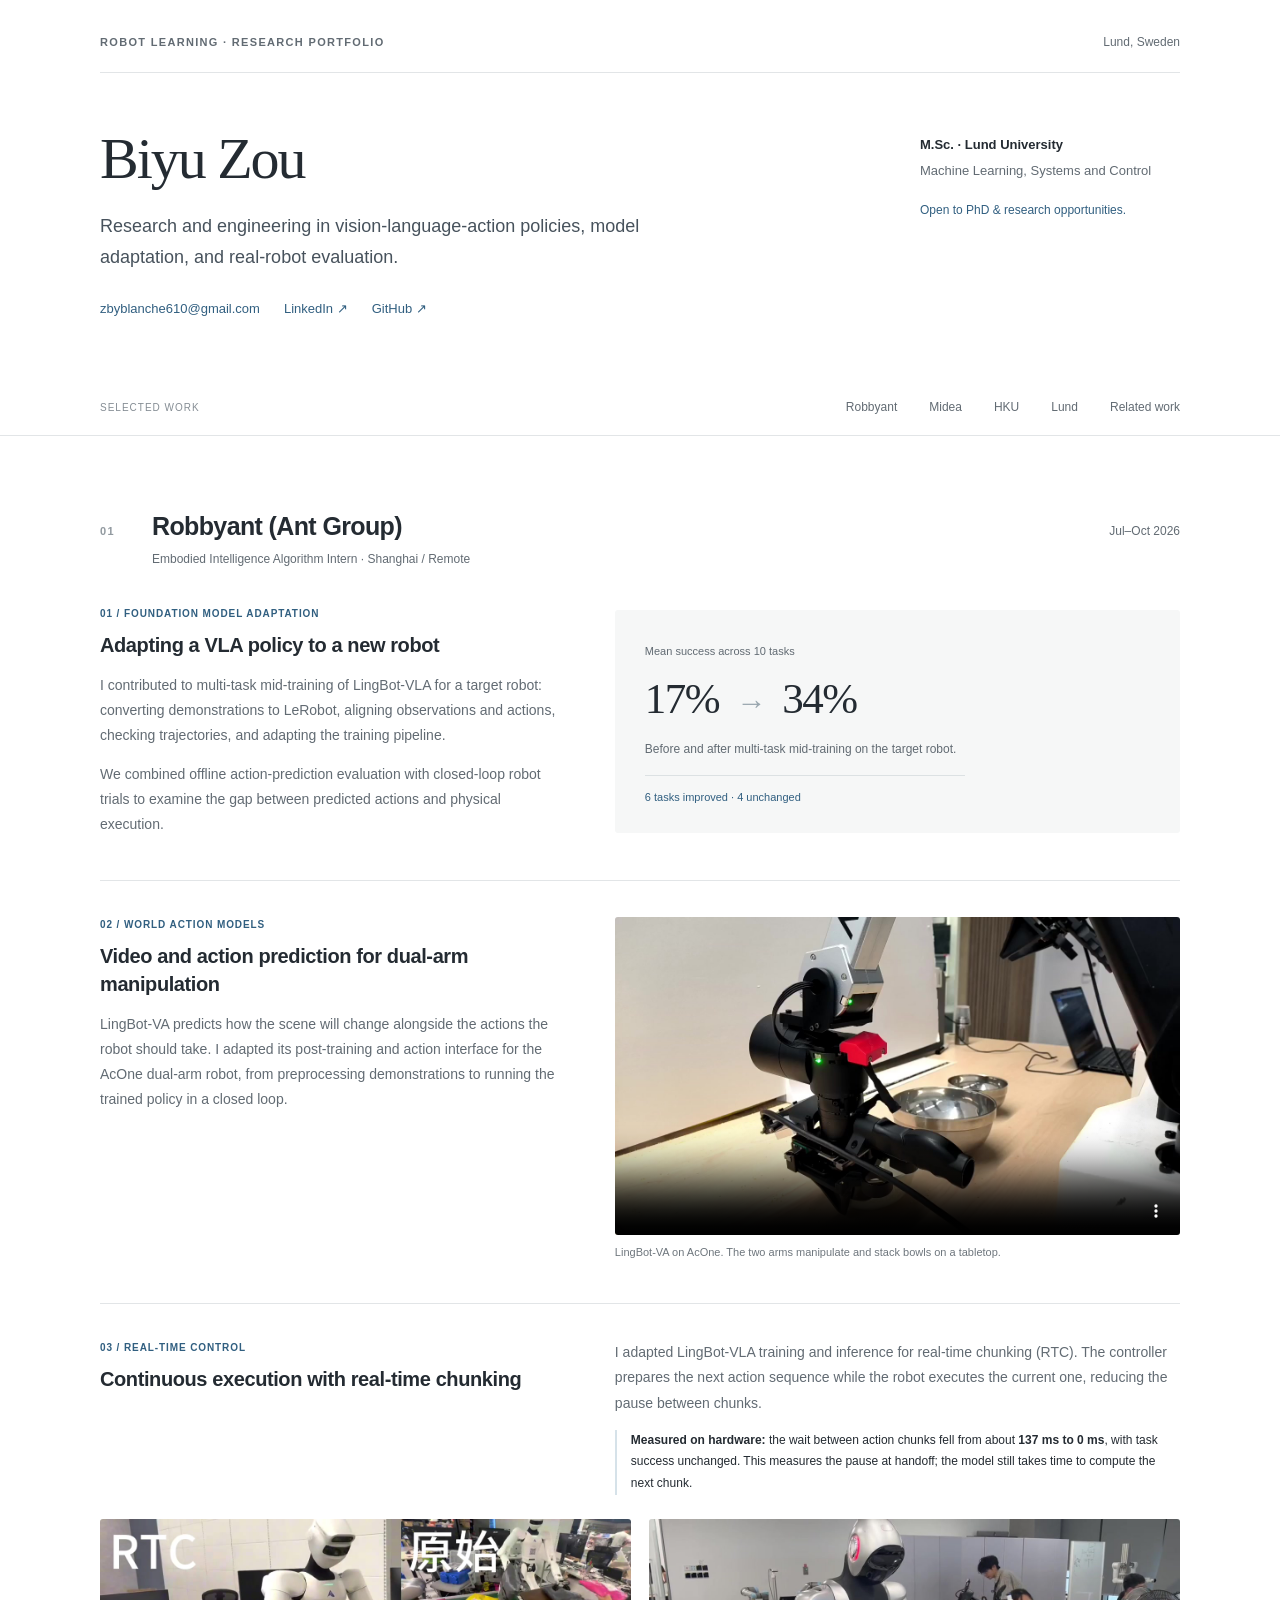
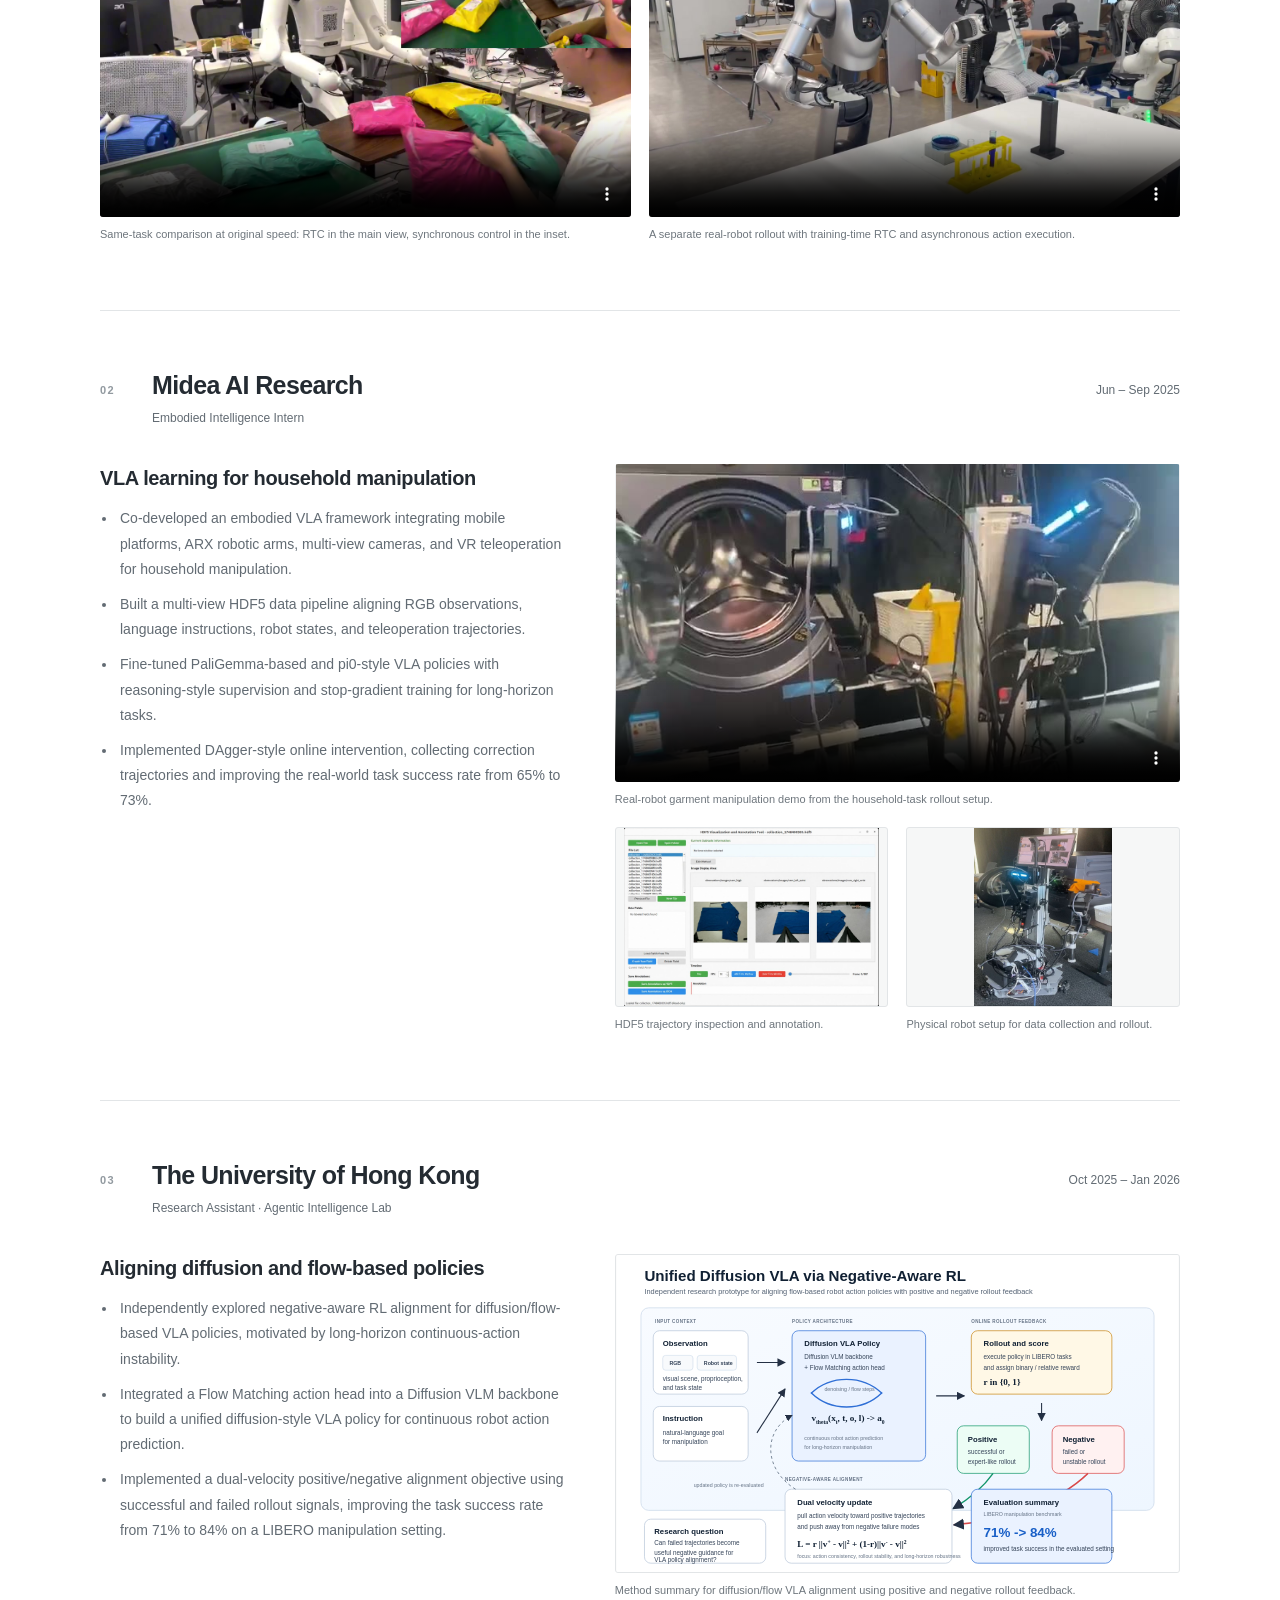
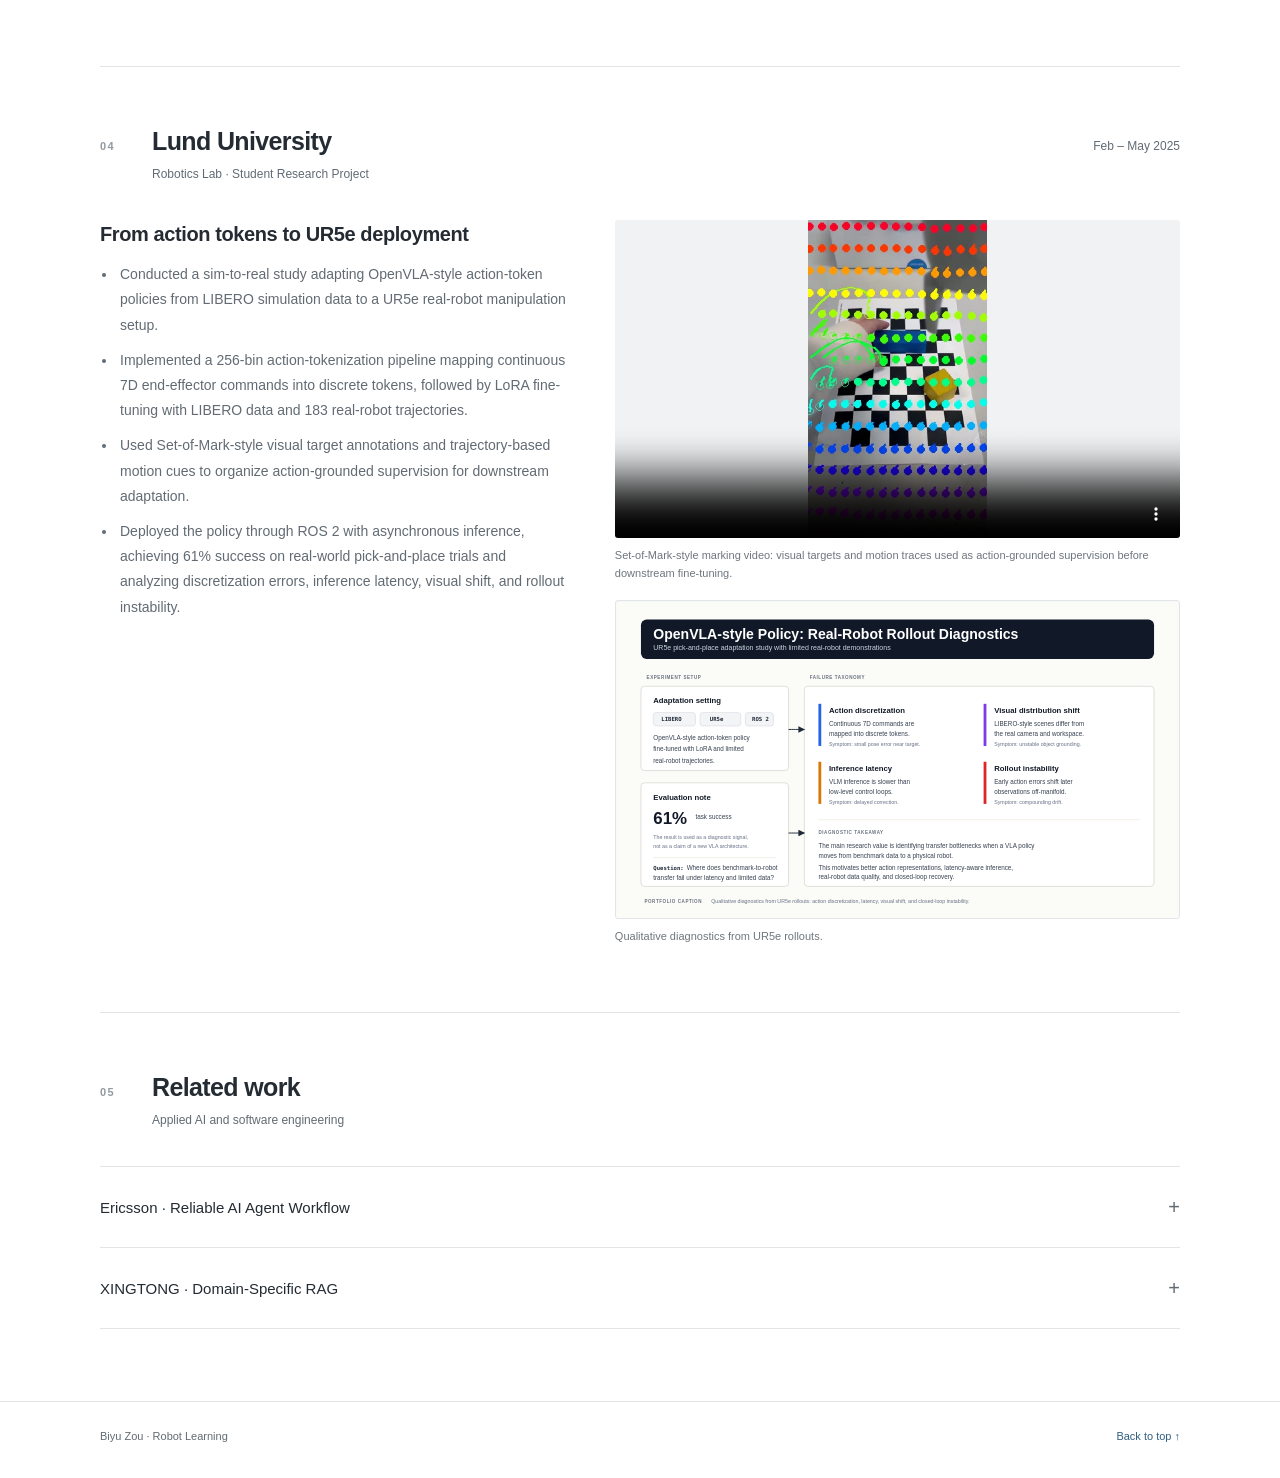
<file: index.html>
<!DOCTYPE html>

<html lang="en">
<head>
<meta charset="utf-8"/>
<meta content="width=device-width, initial-scale=1" name="viewport"/>
<meta content="noindex, nofollow, noarchive, nosnippet" name="robots"/>
<meta content="noindex, nofollow, noarchive, nosnippet" name="googlebot"/>
<title>Biyu Zou | Robot Learning Portfolio</title>
<link href="assets/research-portfolio.css" rel="stylesheet"/>
<meta content="Biyu Zou: research and engineering in vision-language-action policies, robot learning, and real-robot evaluation." name="description"/></head>
<body><a class="skip-link" href="#work">Skip to projects</a>
<header class="masthead" id="top">
<div class="wrap">
<div class="masthead-top"><p class="eyebrow">Robot Learning · Research Portfolio</p><span class="location">Lund, Sweden</span></div>
<div class="intro">
<div>
<h1>Biyu Zou</h1>
<p class="lead">Research and engineering in vision-language-action policies, model adaptation, and real-robot evaluation.</p>
<div class="contact"><a href="mailto:zbyblanche610@gmail.com">zbyblanche610@gmail.com</a><a href="https://www.linkedin.com/in/biyu-zou-9b44a2331/">LinkedIn ↗</a><a href="https://github.com/zzby610">GitHub ↗</a></div>
</div>
<aside aria-label="Education and research interests" class="profile-note"><strong>M.Sc. · Lund University</strong><p>Machine Learning, Systems and Control</p><p class="availability">Open to PhD &amp; research opportunities.</p></aside>
</div>
</div>
</header>
<nav aria-label="Portfolio navigation" class="site-nav">
<div class="wrap nav-inner"><span class="nav-label">Selected work</span>
<a href="#robbyant">Robbyant</a>
<a href="#midea">Midea</a>
<a href="#hku">HKU</a>
<a href="#lund">Lund</a>
<a href="#supporting">Related work</a>
</div>
</nav>
<main class="wrap" id="work">
<section aria-labelledby="robbyant-title" class="research-section" id="robbyant">
<div class="section-heading"><span class="section-index">01</span><div><h2 id="robbyant-title">Robbyant (Ant Group)</h2><p class="section-role">Embodied Intelligence Algorithm Intern · Shanghai / Remote</p></div><p class="section-date">Jul–Oct 2026</p></div>

<article class="project">
<div>
<span class="project-kicker">01 / Foundation model adaptation</span><h3>Adapting a VLA policy to a new robot</h3>
<p>I contributed to multi-task mid-training of LingBot-VLA for a target robot: converting demonstrations to LeRobot, aligning observations and actions, checking trajectories, and adapting the training pipeline.</p>
<p>We combined offline action-prediction evaluation with closed-loop robot trials to examine the gap between predicted actions and physical execution.</p>
</div>
<div class="result"><span class="result-label">Mean success across 10 tasks</span><strong class="result-value">17% <span class="arrow">→</span> 34%</strong><p>Before and after multi-task mid-training on the target robot.</p><p class="task-split">6 tasks improved · 4 unchanged</p></div>
</article>
<article class="project">
<div>
<span class="project-kicker">02 / World action models</span><h3>Video and action prediction for dual-arm manipulation</h3>
<p>LingBot-VA predicts how the scene will change alongside the actions the robot should take. I adapted its post-training and action interface for the AcOne dual-arm robot, from preprocessing demonstrations to running the trained policy in a closed loop.</p>
</div>
<div class="media">
<figure>
<video aria-label="AcOne dual-arm bowl stacking with LingBot-VA" controls="" playsinline="" poster="media/robbyant/lingbotva_acone_bowl_stacking.jpg" preload="none">
<source src="media/robbyant/lingbotva_acone_bowl_stacking.mp4" type="video/mp4"/>
<a href="media/robbyant/lingbotva_acone_bowl_stacking.mp4">Watch the bowl-stacking video</a>
</video>
<figcaption>LingBot-VA on AcOne. The two arms manipulate and stack bowls on a tabletop.</figcaption>
</figure>
</div>
</article>
<article class="project rtc">
<div class="rtc-intro"><div><span class="project-kicker">03 / Real-time control</span><h3>Continuous execution with real-time chunking</h3></div><div><p>I adapted LingBot-VLA training and inference for real-time chunking (RTC). The controller prepares the next action sequence while the robot executes the current one, reducing the pause between chunks.</p><p class="evaluation"><strong>Measured on hardware:</strong> the wait between action chunks fell from about <strong>137 ms to 0 ms</strong>, with task success unchanged. This measures the pause at handoff; the model still takes time to compute the next chunk.</p></div></div>
<div class="media two">
<figure>
<video aria-label="Real-time chunking and synchronous control compared on the same task" controls="" playsinline="" poster="media/robbyant/rtc_sync_vs_original.jpg" preload="none">
<source src="media/robbyant/rtc_sync_vs_original.mp4" type="video/mp4"/>
<a href="media/robbyant/rtc_sync_vs_original.mp4">Watch the control comparison</a>
</video>
<figcaption>Same-task comparison at original speed: RTC in the main view, synchronous control in the inset.</figcaption>
</figure>
<figure>
<video aria-label="Robot executing a policy trained with real-time chunking" controls="" playsinline="" poster="media/robbyant/rtc_training_demo.jpg" preload="none">
<source src="media/robbyant/rtc_training_demo.mp4" type="video/mp4"/>
<a href="media/robbyant/rtc_training_demo.mp4">Watch the RTC rollout</a>
</video>
<figcaption>A separate real-robot rollout with training-time RTC and asynchronous action execution.</figcaption>
</figure>
</div>
</article>
</section>
<section aria-labelledby="midea-title" class="research-section" id="midea">
<div class="section-heading"><span class="section-index">02</span><div><h2 id="midea-title">Midea AI Research</h2><p class="section-role">Embodied Intelligence Intern</p></div><p class="section-date">Jun – Sep 2025</p></div>
<article class="project">
<div>
<h3>VLA learning for household manipulation</h3>


<ul>
<li>Co-developed an embodied VLA framework integrating mobile platforms, ARX robotic arms, multi-view cameras, and VR teleoperation for household manipulation.</li>
<li>Built a multi-view HDF5 data pipeline aligning RGB observations, language instructions, robot states, and teleoperation trajectories.</li>
<li>Fine-tuned PaliGemma-based and pi0-style VLA policies with reasoning-style supervision and stop-gradient training for long-horizon tasks.</li>
<li>Implemented DAgger-style online intervention, collecting correction trajectories and improving the real-world task success rate from 65% to 73%.</li>
</ul>
</div>
<div class="media">
<figure>
<video aria-label="Real-robot garment manipulation" controls="" playsinline="" poster="media/midea-garment-poster.jpg" preload="none" src="media/robotdemo.mp4"><a href="media/robotdemo.mp4">Open the video</a></video>
<figcaption>Real-robot garment manipulation demo from the household-task rollout setup.</figcaption>
</figure>
<div class="media two">
<figure>
<a aria-label="View full-size image: HDF5 annotation tool" class="figure-link" href="media/annotation.png" rel="noopener" target="_blank"><img alt="HDF5 annotation tool" decoding="async" loading="lazy" src="media/annotation.png"/></a>
<figcaption>HDF5 trajectory inspection and annotation.</figcaption>
</figure>
<figure>
<a aria-label="View full-size image: Robot learning setup" class="figure-link" href="media/robot.png" rel="noopener" target="_blank"><img alt="Robot learning setup" decoding="async" loading="lazy" src="media/robot.png"/></a>
<figcaption>Physical robot setup for data collection and rollout.</figcaption>
</figure>
</div>
</div>
</article>
</section>
<section aria-labelledby="hku-title" class="research-section" id="hku">
<div class="section-heading"><span class="section-index">03</span><div><h2 id="hku-title">The University of Hong Kong</h2><p class="section-role">Research Assistant · Agentic Intelligence Lab</p></div><p class="section-date">Oct 2025 – Jan 2026</p></div>
<article class="project">
<div>
<h3>Aligning diffusion and flow-based policies</h3>


<ul>
<li>Independently explored negative-aware RL alignment for diffusion/flow-based VLA policies, motivated by long-horizon continuous-action instability.</li>
<li>Integrated a Flow Matching action head into a Diffusion VLM backbone to build a unified diffusion-style VLA policy for continuous robot action prediction.</li>
<li>Implemented a dual-velocity positive/negative alignment objective using successful and failed rollout signals, improving the task success rate from 71% to 84% on a LIBERO manipulation setting.</li>
</ul>
</div>
<div class="media">
<figure>
<a aria-label="View full-size image: Unified Diffusion VLA via Negative-Aware RL" class="figure-link" href="media/discrete-diffusion-naft-workflow.svg" rel="noopener" target="_blank"><img alt="Unified Diffusion VLA via Negative-Aware RL" decoding="async" loading="lazy" src="media/discrete-diffusion-naft-workflow.svg"/></a>
<figcaption>Method summary for diffusion/flow VLA alignment using positive and negative rollout feedback.</figcaption>
</figure>
</div>
</article>
</section>
<section aria-labelledby="lund-title" class="research-section" id="lund">
<div class="section-heading"><span class="section-index">04</span><div><h2 id="lund-title">Lund University</h2><p class="section-role">Robotics Lab · Student Research Project</p></div><p class="section-date">Feb – May 2025</p></div>
<article class="project">
<div>
<h3>From action tokens to UR5e deployment</h3>


<ul>
<li>Conducted a sim-to-real study adapting OpenVLA-style action-token policies from LIBERO simulation data to a UR5e real-robot manipulation setup.</li>
<li>Implemented a 256-bin action-tokenization pipeline mapping continuous 7D end-effector commands into discrete tokens, followed by LoRA fine-tuning with LIBERO data and 183 real-robot trajectories.</li>
<li>Used Set-of-Mark-style visual target annotations and trajectory-based motion cues to organize action-grounded supervision for downstream adaptation.</li>
<li>Deployed the policy through ROS 2 with asynchronous inference, achieving 61% success on real-world pick-and-place trials and analyzing discretization errors, inference latency, visual shift, and rollout instability.</li>
</ul>
</div>
<div class="media">
<figure>
<video aria-label="Visual targets and motion annotations" controls="" playsinline="" poster="media/ur5e-annotations-poster.jpg" preload="none" src="media/Som.mp4"><a href="media/Som.mp4">Open the video</a></video>
<figcaption>Set-of-Mark-style marking video: visual targets and motion traces used as action-grounded supervision before downstream fine-tuning.</figcaption>
</figure>
<figure>
<a aria-label="View full-size image: OpenVLA failure analysis" class="figure-link" href="media/openvla-failure-analysis.svg" rel="noopener" target="_blank"><img alt="OpenVLA failure analysis" decoding="async" loading="lazy" src="media/openvla-failure-analysis.svg"/></a>
<figcaption>Qualitative diagnostics from UR5e rollouts.</figcaption>
</figure>
</div>
</article>
</section>
<section aria-labelledby="supporting-title" class="research-section" id="supporting">
<div class="section-heading"><span class="section-index">05</span><div><h2 id="supporting-title">Related work</h2><p class="section-role">Applied AI and software engineering</p></div><p class="section-date"></p></div>
<div class="support">
<details class="secondary-project"><summary>Ericsson · Reliable AI Agent Workflow</summary><div class="secondary-body">
<div>


<p>Router-executor agent with retrieval grounding, tool orchestration, evidence filtering, and human-in-the-loop review.</p>
</div>
<div class="support-gallery">
<a aria-label="View full-size image: Ericsson agent architecture" class="figure-link" href="media/sparchi.png" rel="noopener" target="_blank"><img alt="Ericsson agent architecture" decoding="async" loading="lazy" src="media/sparchi.png"/></a>
<a aria-label="View full-size image: Ericsson agent user interface" class="figure-link" href="media/User_Interface.png" rel="noopener" target="_blank"><img alt="Ericsson agent user interface" decoding="async" loading="lazy" src="media/User_Interface.png"/></a>
</div>
</div></details>
<details class="secondary-project"><summary>XINGTONG · Domain-Specific RAG</summary><div class="secondary-body">
<div>

<p>Power-domain RAG workflow with chunking, dynamic context windows, terminology filtering, and retrieval-quality improvements.</p>
</div>
<div class="support-gallery">
<a aria-label="View full-size image: RAG architecture" class="figure-link" href="media/rag1.png" rel="noopener" target="_blank"><img alt="RAG architecture" decoding="async" loading="lazy" src="media/rag1.png"/></a>
<a aria-label="View full-size image: RAG demo question" class="figure-link" href="media/rag2.png" rel="noopener" target="_blank"><img alt="RAG demo question" decoding="async" loading="lazy" src="media/rag2.png"/></a>
<a aria-label="View full-size image: RAG demo retrieval" class="figure-link" href="media/rag3.png" rel="noopener" target="_blank"><img alt="RAG demo retrieval" decoding="async" loading="lazy" src="media/rag3.png"/></a>
<a aria-label="View full-size image: RAG demo answer" class="figure-link" href="media/rag4.png" rel="noopener" target="_blank"><img alt="RAG demo answer" decoding="async" loading="lazy" src="media/rag4.png"/></a>
</div>
</div></details>
</div>
</section>
</main>
<footer><div class="wrap"><span>Biyu Zou · Robot Learning</span><a href="#top">Back to top ↑</a></div></footer>
</body>
</html>
</file>
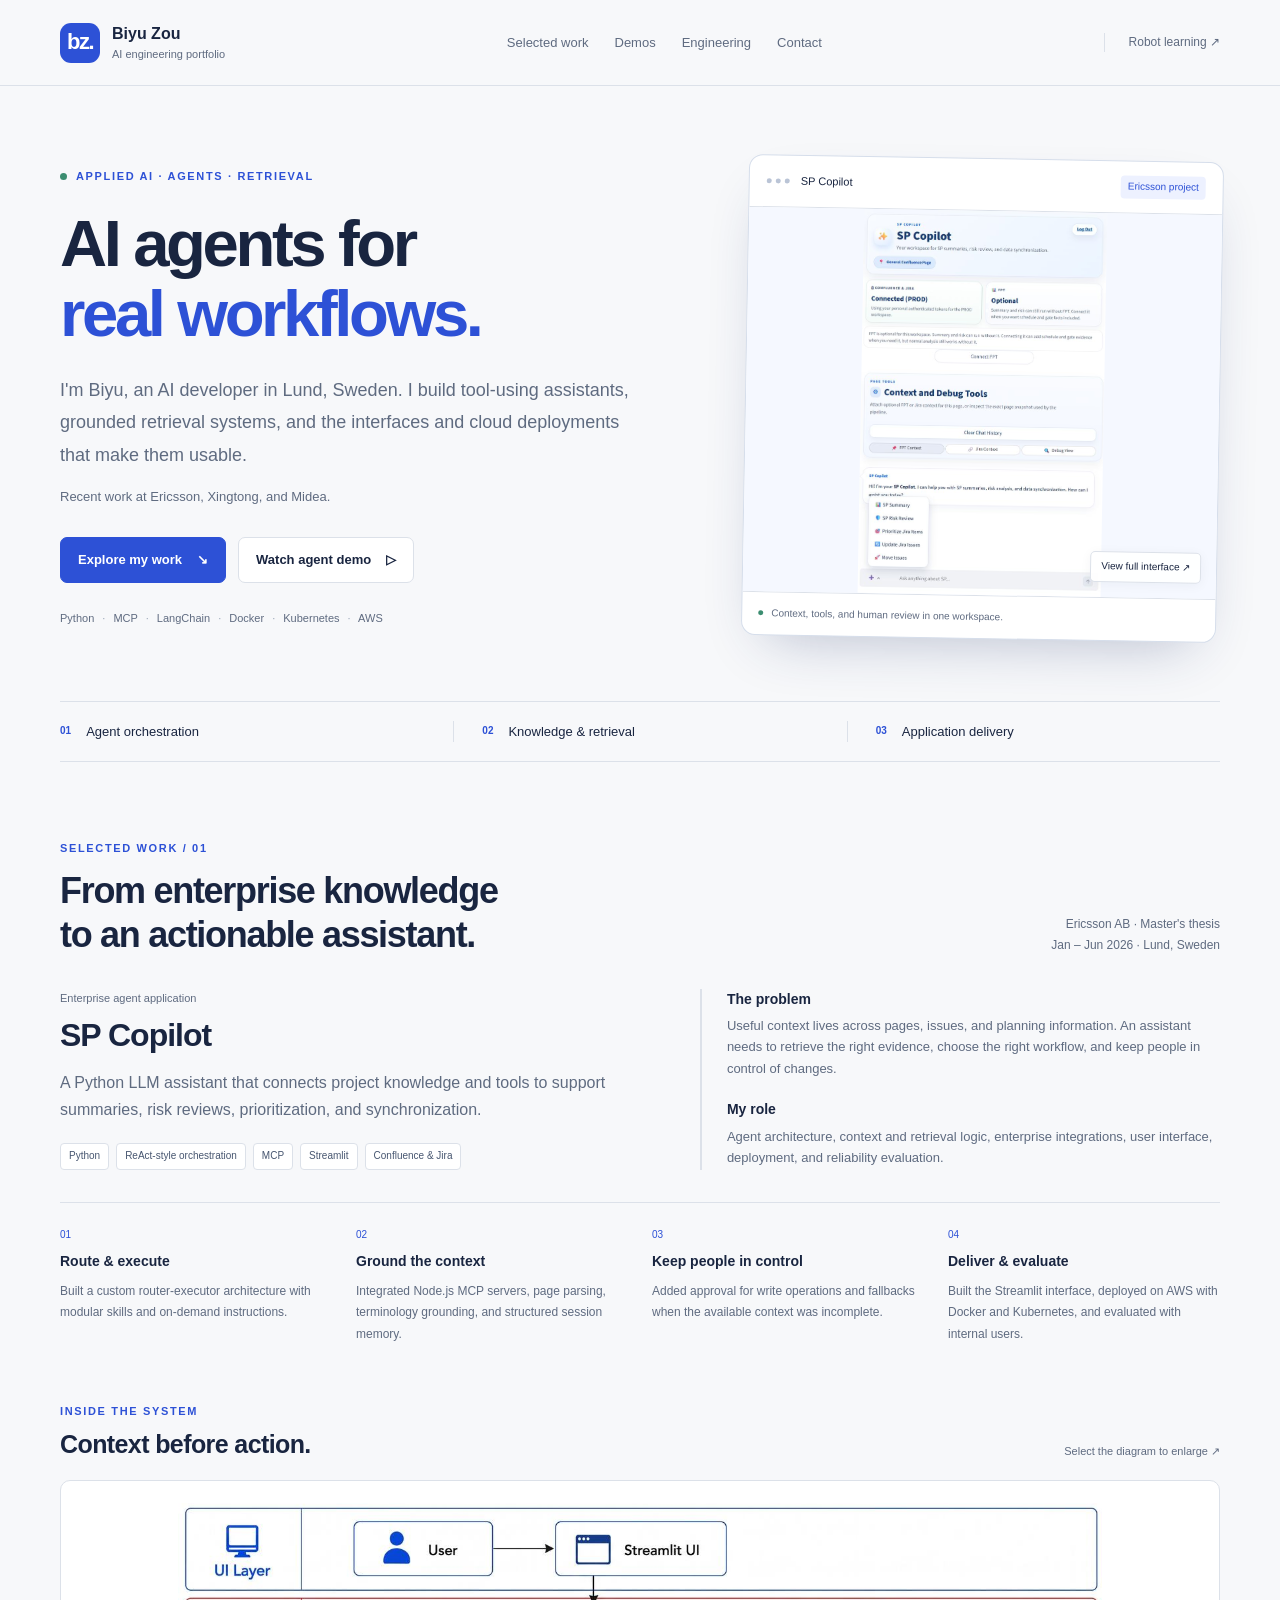
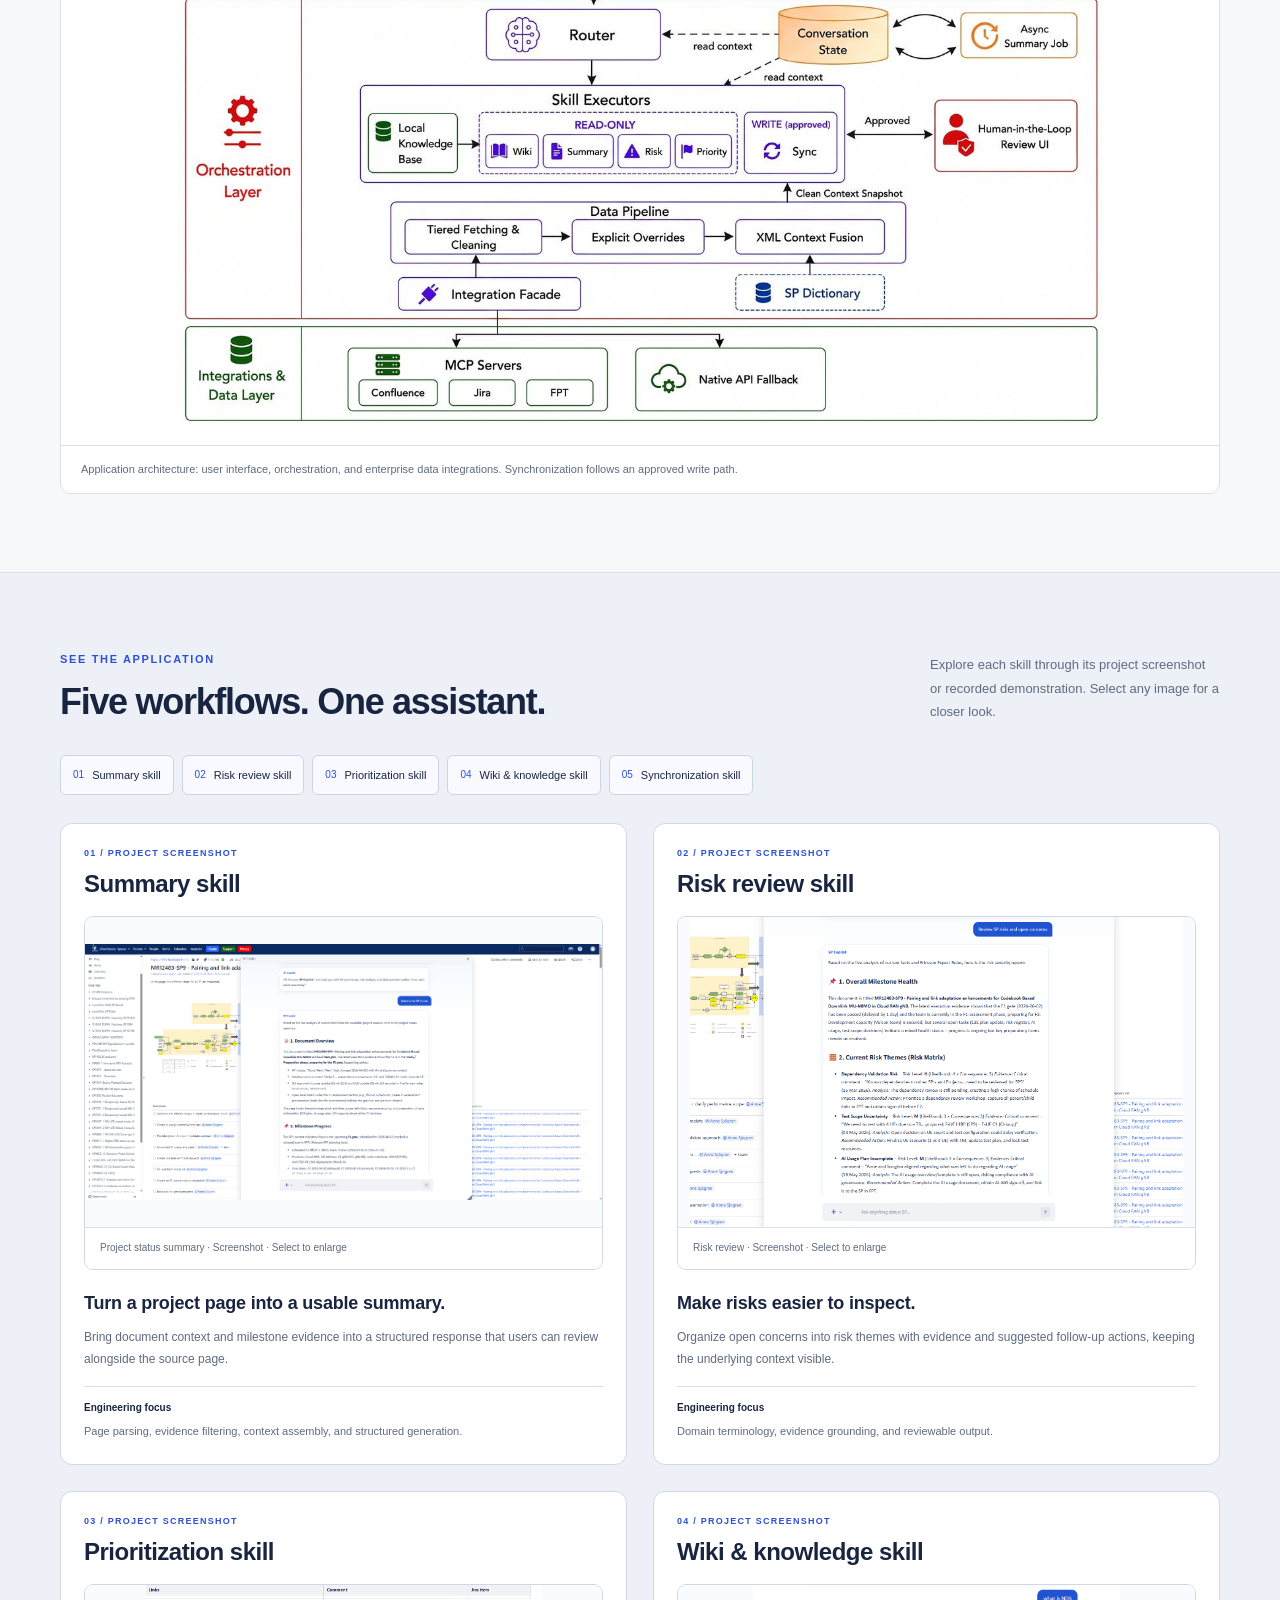
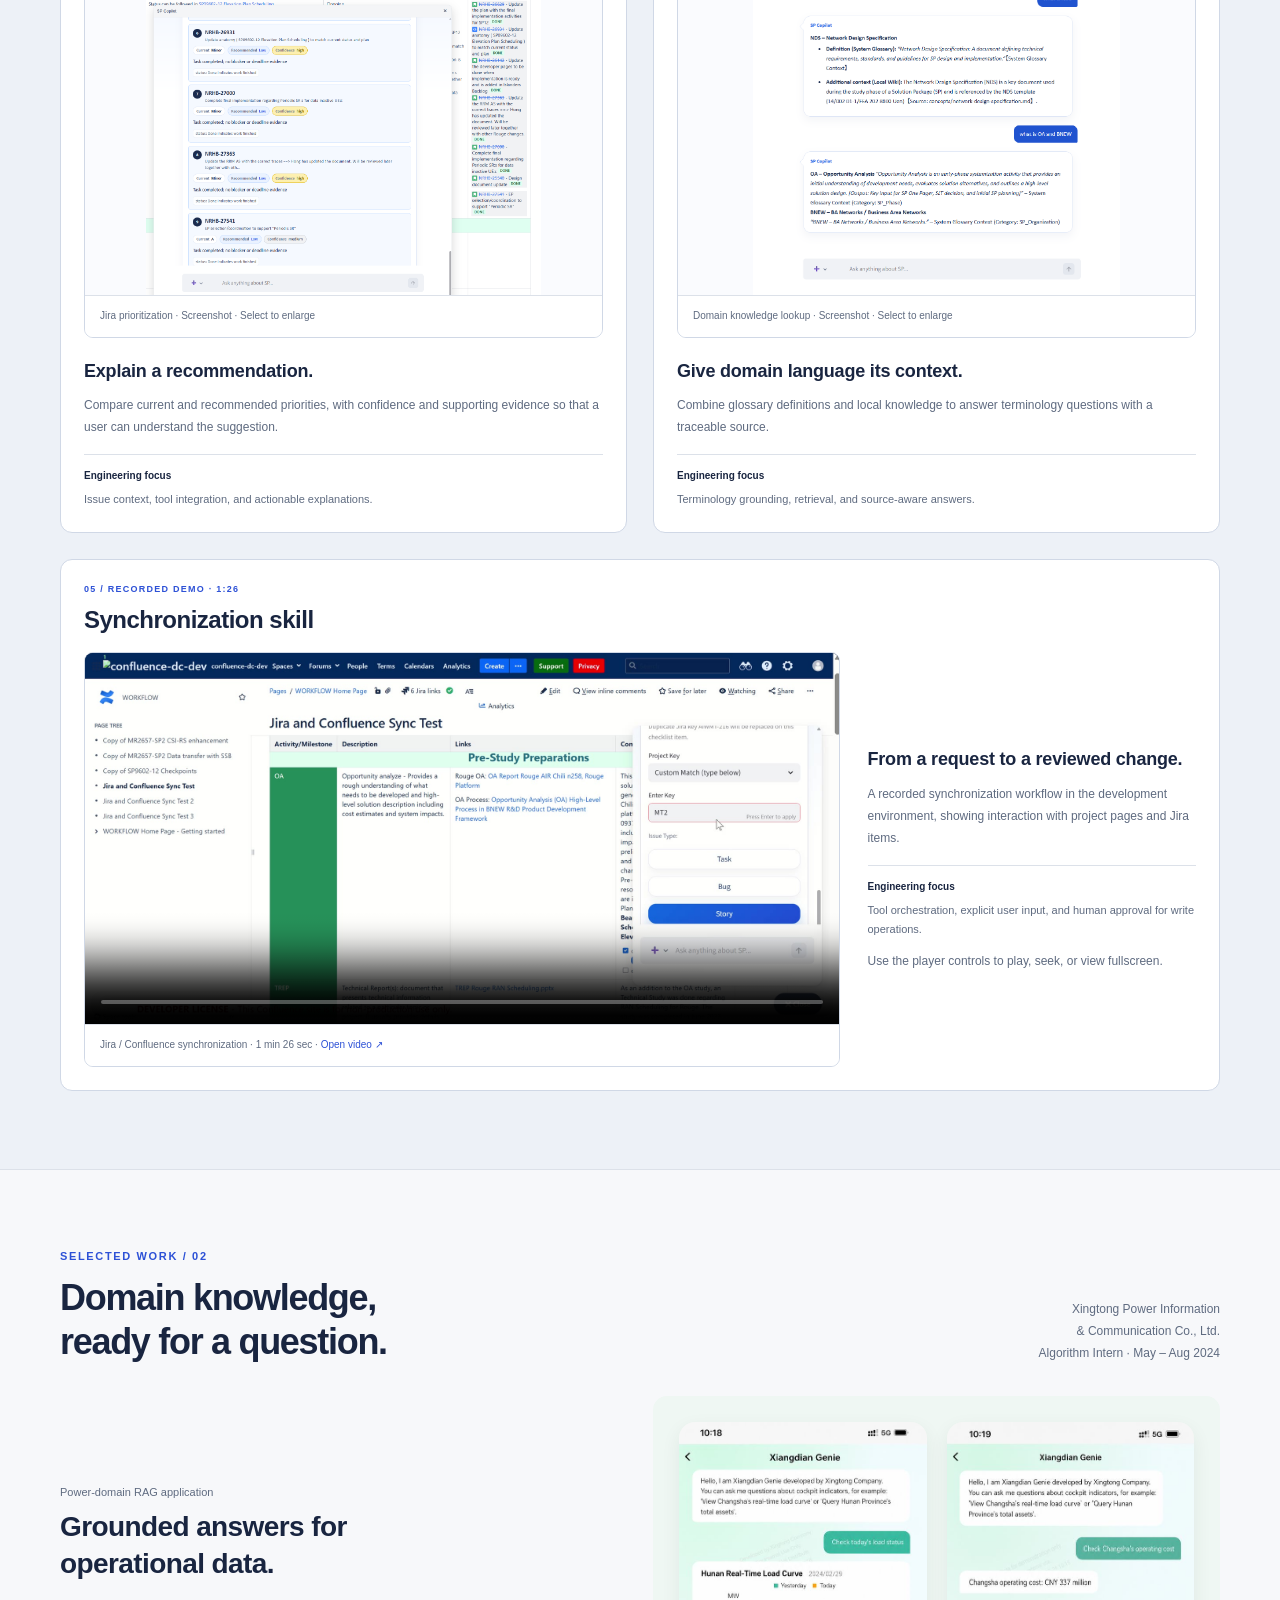
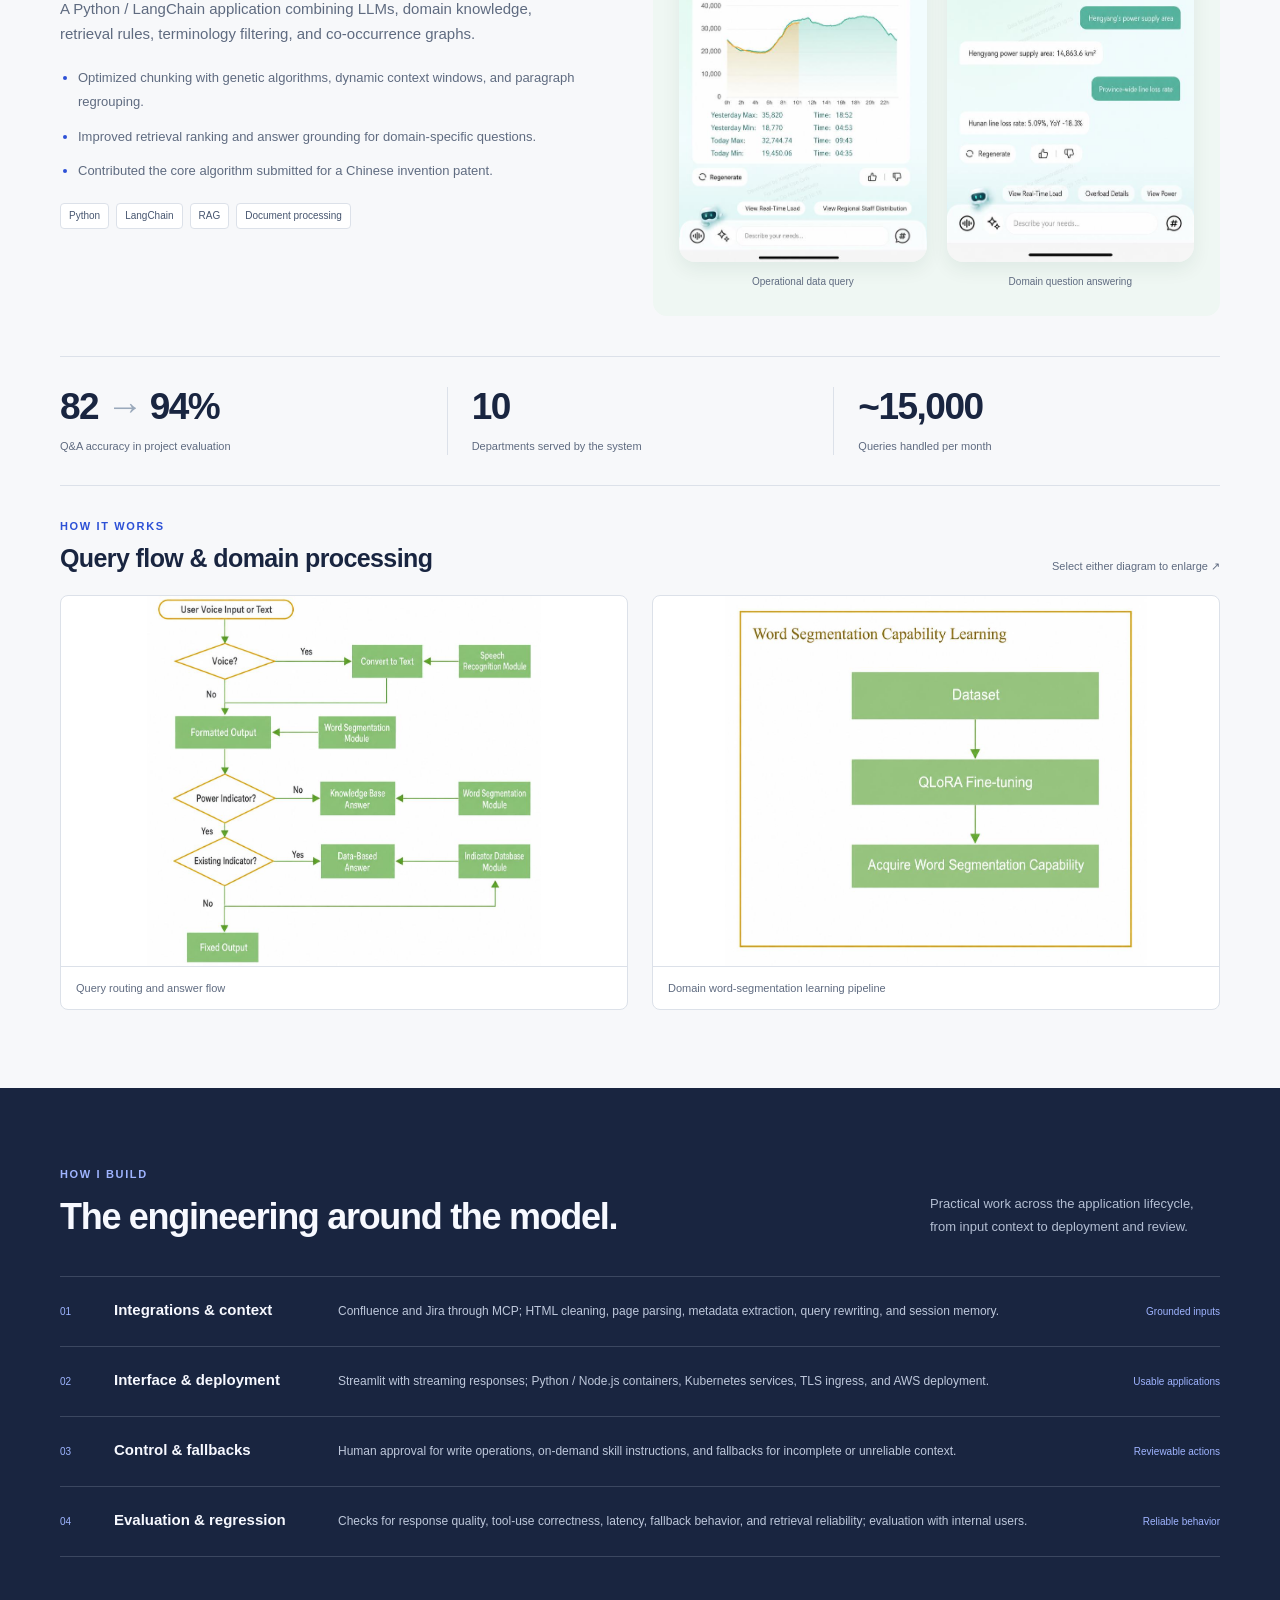
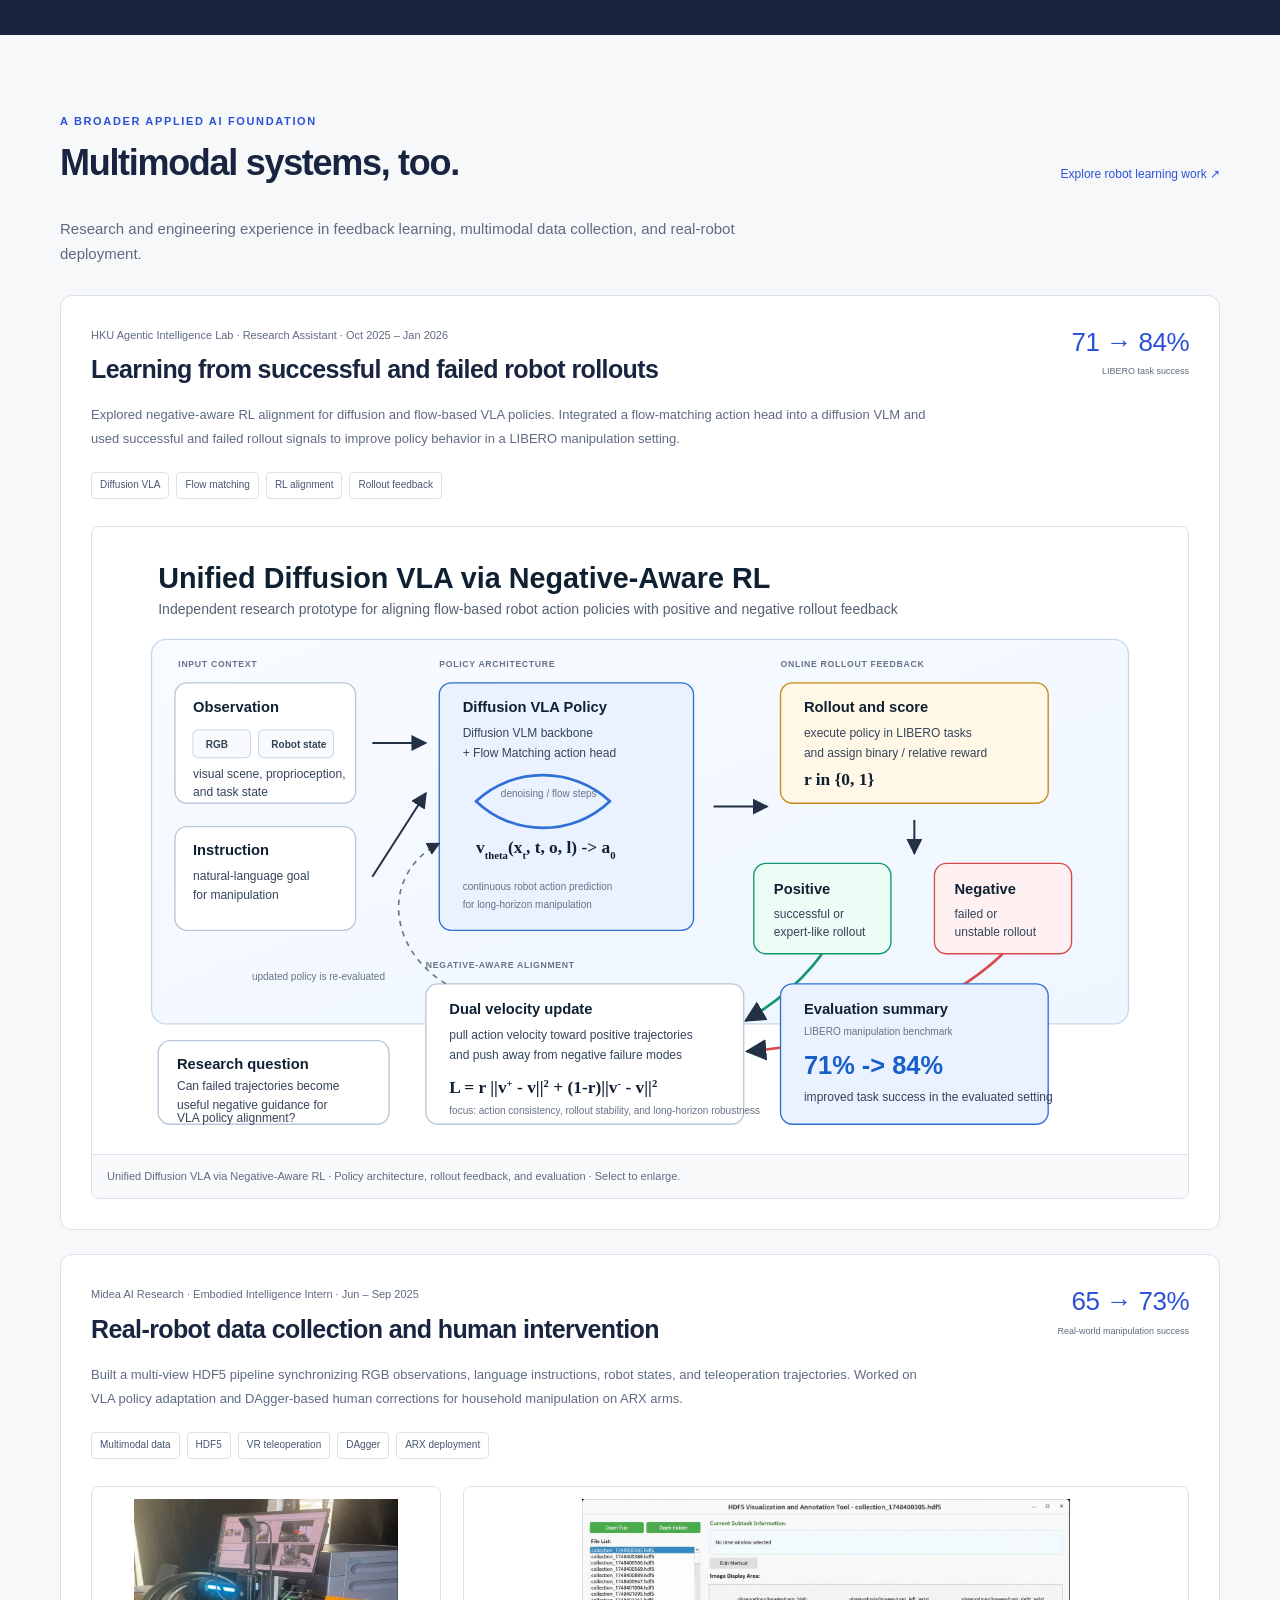
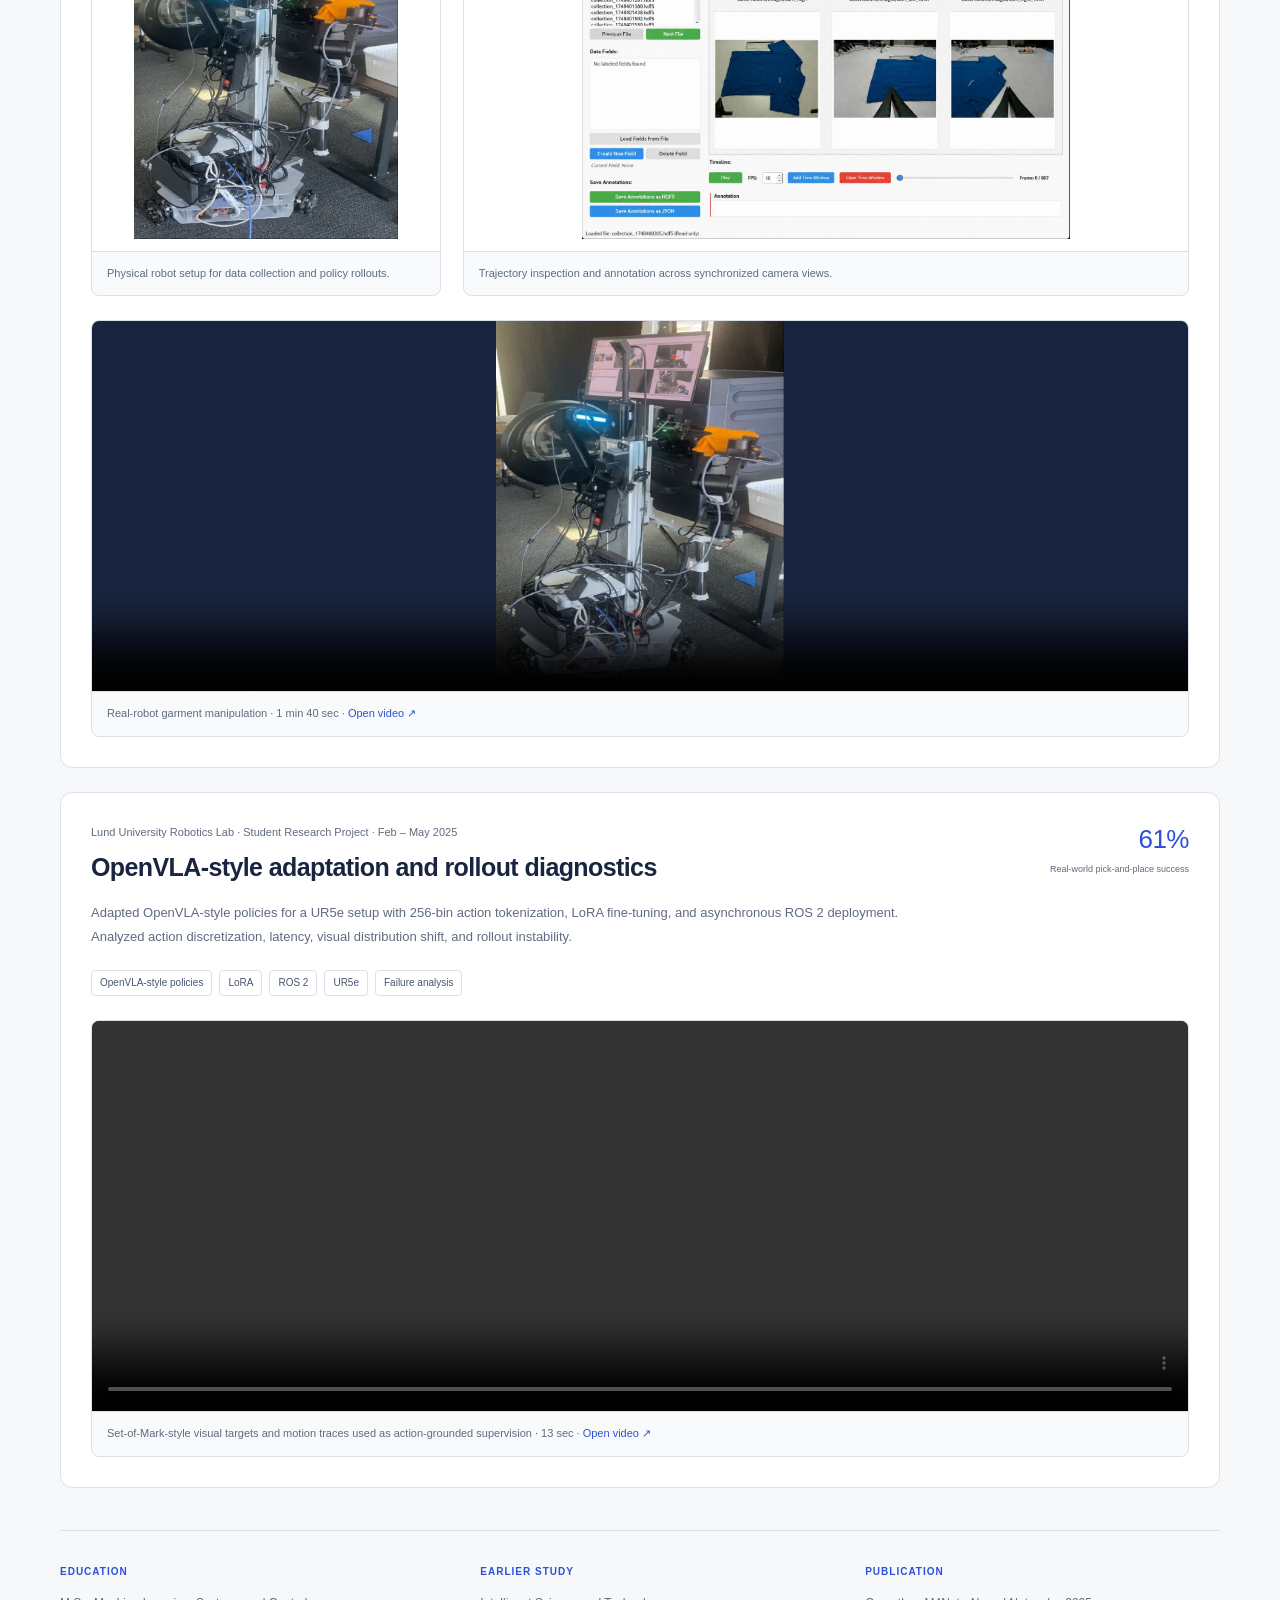
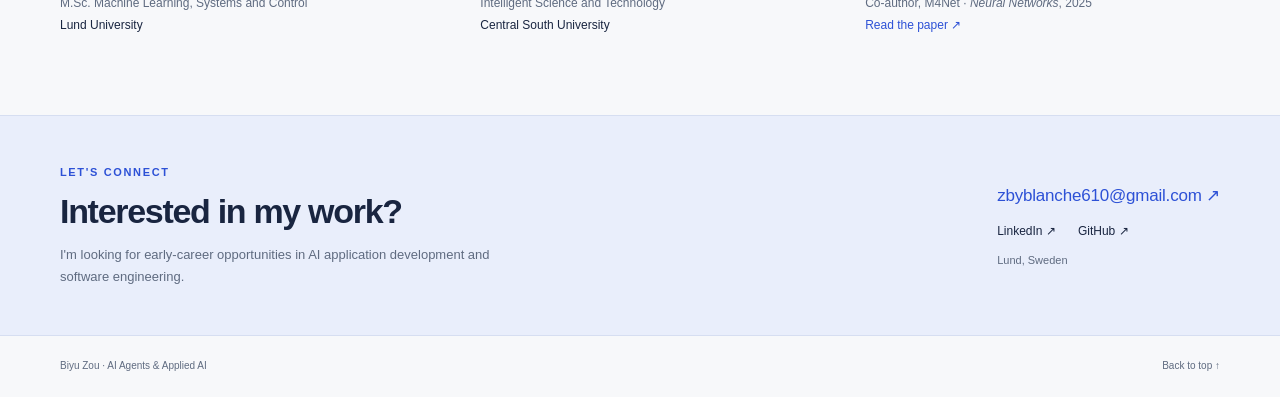
<file: agent-portfolio.html>
<!doctype html>
<html lang="en">
<head>
  <meta charset="utf-8">
  <meta name="viewport" content="width=device-width, initial-scale=1">
  <meta name="robots" content="noindex, nofollow, noarchive, nosnippet">
  <meta name="googlebot" content="noindex, nofollow, noarchive, nosnippet">
  <meta name="description" content="Biyu Zou's AI engineering portfolio: enterprise agents at Ericsson, domain-specific RAG, human-in-the-loop workflows, and cloud deployment.">
  <meta name="theme-color" content="#f7f8fa">
  <title>Biyu Zou | AI Agents &amp; Applied AI</title>
  <link rel="icon" href="data:image/svg+xml,%3Csvg xmlns='http://www.w3.org/2000/svg' viewBox='0 0 40 40'%3E%3Crect width='40' height='40' rx='10' fill='%232d51d6'/%3E%3Ctext x='20' y='27' text-anchor='middle' font-family='Arial' font-size='21' fill='white'%3EBZ%3C/text%3E%3C/svg%3E">
  <link rel="stylesheet" href="assets/agent-portfolio.css?v=hku-workflow">
  <script src="assets/agent-portfolio.js" defer></script>
</head>
<body>
  <a class="skip-link" href="#main">Skip to content</a>
  <header class="site-header">
    <div class="container header-inner">
      <a class="identity" href="#top" aria-label="Biyu Zou, back to top"><span class="monogram" aria-hidden="true">bz.</span><span>Biyu Zou<span class="identity-note">AI engineering portfolio</span></span></a>
      <nav aria-label="Main navigation">
        <a href="#work">Selected work</a><a href="#demos">Demos</a><a href="#engineering">Engineering</a><a href="#contact">Contact</a>
      </nav>
      <a class="other-portfolio" href="vla-research-profile.html">Robot learning <span aria-hidden="true">↗</span></a>
    </div>
  </header>

  <main id="main">
    <section class="hero container" id="top" aria-labelledby="hero-title">
      <div class="hero-copy">
        <p class="eyebrow"><span class="status-dot" aria-hidden="true"></span> Applied AI · Agents · Retrieval</p>
        <h1 id="hero-title">AI agents for<br><span>real workflows.</span></h1>
        <p class="hero-intro">I'm Biyu, an AI developer in Lund, Sweden. I build tool-using assistants, grounded retrieval systems, and the interfaces and cloud deployments that make them usable.</p>
        <p class="hero-context">Recent work at Ericsson, Xingtong, and Midea.</p>
        <div class="actions"><a class="button primary" href="#work">Explore my work <span aria-hidden="true">↘</span></a><a class="button secondary" href="#panel-sync">Watch agent demo <span aria-hidden="true">▷</span></a></div>
        <p class="hero-stack">Python <span>·</span> MCP <span>·</span> LangChain <span>·</span> Docker <span>·</span> Kubernetes <span>·</span> AWS</p>
      </div>
      <figure class="hero-preview">
        <div class="preview-title"><span class="window-dots" aria-hidden="true"><i></i><i></i><i></i></span><span>SP Copilot</span><span class="preview-tag">Ericsson project</span></div>
        <a href="media/User_Interface.png" data-lightbox data-caption="SP Copilot: Streamlit interface for summaries, risk review, prioritization, and synchronization." class="hero-image-link" aria-label="Enlarge the SP Copilot interface screenshot">
          <img src="media/User_Interface.png" alt="SP Copilot interface with Confluence and Jira connection status, context tools, and a menu of agent workflows" width="633" height="1000" fetchpriority="high">
          <span class="image-zoom-hint">View full interface <span aria-hidden="true">↗</span></span>
        </a>
        <figcaption><span class="small-dot" aria-hidden="true"></span> Context, tools, and human review in one workspace.</figcaption>
      </figure>
    </section>

    <div class="container expertise-strip" aria-label="Areas of experience">
      <div><span class="index">01</span><span>Agent orchestration</span></div><div><span class="index">02</span><span>Knowledge &amp; retrieval</span></div><div><span class="index">03</span><span>Application delivery</span></div>
    </div>

    <section class="container section" id="work" aria-labelledby="work-title">
      <div class="section-heading"><div><p class="eyebrow">Selected work / 01</p><h2 id="work-title">From enterprise knowledge<br>to an actionable assistant.</h2></div><span class="project-label">Ericsson AB · Master's thesis<br>Jan – Jun 2026 · Lund, Sweden</span></div>
      <article class="featured-project" aria-labelledby="ericsson-title">
        <div class="project-intro">
          <div><p class="project-kicker">Enterprise agent application</p><h3 id="ericsson-title">SP Copilot</h3><p class="project-lead">A Python LLM assistant that connects project knowledge and tools to support summaries, risk reviews, prioritization, and synchronization.</p><div class="tags"><span>Python</span><span>ReAct-style orchestration</span><span>MCP</span><span>Streamlit</span><span>Confluence &amp; Jira</span></div></div>
          <div class="project-problem"><h4>The problem</h4><p>Useful context lives across pages, issues, and planning information. An assistant needs to retrieve the right evidence, choose the right workflow, and keep people in control of changes.</p><h4>My role</h4><p>Agent architecture, context and retrieval logic, enterprise integrations, user interface, deployment, and reliability evaluation.</p></div>
        </div>
        <div class="contributions">
          <div><span class="step-number">01</span><h4>Route &amp; execute</h4><p>Built a custom router-executor architecture with modular skills and on-demand instructions.</p></div>
          <div><span class="step-number">02</span><h4>Ground the context</h4><p>Integrated Node.js MCP servers, page parsing, terminology grounding, and structured session memory.</p></div>
          <div><span class="step-number">03</span><h4>Keep people in control</h4><p>Added approval for write operations and fallbacks when the available context was incomplete.</p></div>
          <div><span class="step-number">04</span><h4>Deliver &amp; evaluate</h4><p>Built the Streamlit interface, deployed on AWS with Docker and Kubernetes, and evaluated with internal users.</p></div>
        </div>
      </article>

      <div class="architecture" id="architecture">
        <div class="figure-heading"><div><p class="eyebrow">Inside the system</p><h3>Context before action.</h3></div><span class="figure-hint">Select the diagram to enlarge <span aria-hidden="true">↗</span></span></div>
        <figure class="architecture-figure"><a href="media/sparchi.png" data-lightbox data-caption="SP Copilot architecture: Streamlit UI, router and skill executors, conversation state, human review, and enterprise integrations." aria-label="Enlarge SP Copilot architecture"><img src="media/sparchi.png" alt="SP Copilot architecture showing the Streamlit interface, router, conversation state, read-only skills, approved synchronization, data cleaning, MCP integrations, and API fallback" width="1400" height="788" loading="lazy"></a><figcaption>Application architecture: user interface, orchestration, and enterprise data integrations. Synchronization follows an approved write path.</figcaption></figure>
      </div>
    </section>

    <section class="demo-section section" id="demos" aria-labelledby="demo-title">
      <div class="container">
        <div class="section-heading"><div><p class="eyebrow">See the application</p><h2 id="demo-title">Five workflows. One assistant.</h2></div><p class="section-description">Explore each skill through its project screenshot or recorded demonstration. Select any image for a closer look.</p></div>
        <nav class="demo-index" aria-label="Jump to a skill demonstration">
          <a href="#panel-summary"><span>01</span> Summary skill</a>
          <a href="#panel-risk"><span>02</span> Risk review skill</a>
          <a href="#panel-priority"><span>03</span> Prioritization skill</a>
          <a href="#panel-wiki"><span>04</span> Wiki & knowledge skill</a>
          <a href="#panel-sync"><span>05</span> Synchronization skill</a>
        </nav>
        <div class="demo-grid">
        <article class="demo-panel" id="panel-summary" aria-labelledby="skill-summary-title">
          <header class="demo-card-heading"><p class="eyebrow">01 / Project screenshot</p><h3 id="skill-summary-title">Summary skill</h3></header>
          <figure class="demo-media"><a href="media/summary_demo1.png" data-lightbox data-caption="Project summary: document context, milestones, and supporting evidence in the SP Copilot interface." aria-label="Enlarge project summary screenshot"><img src="media/summary_demo1.png" alt="SP Copilot summarizing a project page, including its document overview and milestone progress" width="2557" height="1266" loading="lazy"></a><figcaption>Project status summary · Screenshot · Select to enlarge</figcaption></figure>
          <div class="demo-copy"><h4>Turn a project page into a usable summary.</h4><p>Bring document context and milestone evidence into a structured response that users can review alongside the source page.</p><dl><dt>Engineering focus</dt><dd>Page parsing, evidence filtering, context assembly, and structured generation.</dd></dl></div>
        </article>
        <article class="demo-panel" id="panel-risk" aria-labelledby="skill-risk-title">
          <header class="demo-card-heading"><p class="eyebrow">02 / Project screenshot</p><h3 id="skill-risk-title">Risk review skill</h3></header>
          <figure class="demo-media"><a href="media/risk_demo1.png" data-lightbox data-caption="Risk review: milestone health, risk themes, supporting evidence, and recommended follow-up actions." aria-label="Enlarge risk review screenshot"><img src="media/risk_demo1.png" alt="Risk review output with overall milestone health, evidence, risk levels, and recommended actions" width="1608" height="1013" loading="lazy"></a><figcaption>Risk review · Screenshot · Select to enlarge</figcaption></figure>
          <div class="demo-copy"><h4>Make risks easier to inspect.</h4><p>Organize open concerns into risk themes with evidence and suggested follow-up actions, keeping the underlying context visible.</p><dl><dt>Engineering focus</dt><dd>Domain terminology, evidence grounding, and reviewable output.</dd></dl></div>
        </article>
        <article class="demo-panel" id="panel-priority" aria-labelledby="skill-priority-title">
          <header class="demo-card-heading"><p class="eyebrow">03 / Project screenshot</p><h3 id="skill-priority-title">Prioritization skill</h3></header>
          <figure class="demo-media"><a href="media/priority2.png" data-lightbox data-caption="Jira prioritization: current and recommended priorities with confidence and evidence." aria-label="Enlarge prioritization screenshot"><img src="media/priority2.png" alt="Jira items shown with current and recommended priorities, confidence levels, and supporting explanations" width="1367" height="1072" loading="lazy"></a><figcaption>Jira prioritization · Screenshot · Select to enlarge</figcaption></figure>
          <div class="demo-copy"><h4>Explain a recommendation.</h4><p>Compare current and recommended priorities, with confidence and supporting evidence so that a user can understand the suggestion.</p><dl><dt>Engineering focus</dt><dd>Issue context, tool integration, and actionable explanations.</dd></dl></div>
        </article>
        <article class="demo-panel" id="panel-wiki" aria-labelledby="skill-wiki-title">
          <header class="demo-card-heading"><p class="eyebrow">04 / Project screenshot</p><h3 id="skill-wiki-title">Wiki & knowledge skill</h3></header>
          <figure class="demo-media"><a href="media/wiki_demo1.png" data-lightbox data-caption="Domain knowledge lookup combining glossary definitions and local wiki context." aria-label="Enlarge knowledge lookup screenshot"><img src="media/wiki_demo1.png" alt="SP Copilot answering terminology questions using a system glossary and local wiki sources" width="1105" height="935" loading="lazy"></a><figcaption>Domain knowledge lookup · Screenshot · Select to enlarge</figcaption></figure>
          <div class="demo-copy"><h4>Give domain language its context.</h4><p>Combine glossary definitions and local knowledge to answer terminology questions with a traceable source.</p><dl><dt>Engineering focus</dt><dd>Terminology grounding, retrieval, and source-aware answers.</dd></dl></div>
        </article>
        <article class="demo-panel sync-panel" id="panel-sync" aria-labelledby="skill-sync-title">
          <header class="demo-card-heading"><p class="eyebrow">05 / Recorded demo · 1:26</p><h3 id="skill-sync-title">Synchronization skill</h3></header>
          <figure class="demo-media video-figure"><video id="sync-video" controls playsinline preload="none" poster="media/agent-sync-poster.jpg" aria-label="Recorded Jira and Confluence synchronization workflow"><source src="media/sync.mp4" type="video/mp4">Your browser cannot play this video. <a href="media/sync.mp4">Open the MP4 recording.</a></video><figcaption>Jira / Confluence synchronization · 1 min 26 sec · <a href="media/sync.mp4" target="_blank" rel="noopener">Open video ↗</a></figcaption></figure>
          <div class="demo-copy"><h4>From a request to a reviewed change.</h4><p>A recorded synchronization workflow in the development environment, showing interaction with project pages and Jira items.</p><dl><dt>Engineering focus</dt><dd>Tool orchestration, explicit user input, and human approval for write operations.</dd></dl><p class="quiet">Use the player controls to play, seek, or view fullscreen.</p></div>
        </article>
        </div>
      </div>
    </section>

    <section class="container section rag-section" id="rag" aria-labelledby="rag-title">
      <div class="section-heading"><div><p class="eyebrow">Selected work / 02</p><h2 id="rag-title">Domain knowledge,<br>ready for a question.</h2></div><span class="project-label">Xingtong Power Information<br>&amp; Communication Co., Ltd.<br>Algorithm Intern · May – Aug 2024</span></div>
      <div class="rag-layout">
        <div class="rag-copy"><p class="project-kicker">Power-domain RAG application</p><h3>Grounded answers for operational data.</h3><p>A Python / LangChain application combining LLMs, domain knowledge, retrieval rules, terminology filtering, and co-occurrence graphs.</p><ul class="clean-list"><li>Optimized chunking with genetic algorithms, dynamic context windows, and paragraph regrouping.</li><li>Improved retrieval ranking and answer grounding for domain-specific questions.</li><li>Contributed the core algorithm submitted for a Chinese invention patent.</li></ul><div class="tags"><span>Python</span><span>LangChain</span><span>RAG</span><span>Document processing</span></div></div>
        <div class="phone-gallery"><figure><a href="media/rag3.png" data-lightbox data-caption="Power-domain assistant: an operational load query with a chart response." aria-label="Enlarge operational data query screenshot"><img src="media/rag3.png" width="563" height="1000" loading="lazy" alt="Xiangdian Genie mobile interface displaying a load curve in response to a natural-language query"></a><figcaption>Operational data query</figcaption></figure><figure><a href="media/rag4.png" data-lightbox data-caption="Power-domain assistant: domain-specific questions and answers." aria-label="Enlarge domain question-answering screenshot"><img src="media/rag4.png" width="563" height="1000" loading="lazy" alt="Xiangdian Genie answering questions about operating cost, power supply area, and line loss"></a><figcaption>Domain question answering</figcaption></figure></div>
      </div>
      <div class="results-strip" aria-label="RAG project results"><div><strong>82<span>→</span>94%</strong><span>Q&amp;A accuracy in project evaluation</span></div><div><strong>10</strong><span>Departments served by the system</span></div><div><strong>~15,000</strong><span>Queries handled per month</span></div></div>
      <div class="technical-gallery" aria-labelledby="rag-process-title"><div class="figure-heading"><div><p class="eyebrow">How it works</p><h3 id="rag-process-title">Query flow &amp; domain processing</h3></div><span class="figure-hint">Select either diagram to enlarge ↗</span></div><div class="flow-gallery"><figure><a href="media/rag2.png" data-lightbox data-caption="Power-domain query flow: voice or text input, domain processing, and knowledge or data-based answers." aria-label="Enlarge RAG query-routing diagram"><img src="media/rag2.png" width="1067" height="1000" alt="Flowchart routing voice or text input through word segmentation to knowledge-base or indicator-based answers" loading="lazy"></a><figcaption>Query routing and answer flow</figcaption></figure><figure><a href="media/rag1.png" data-lightbox data-caption="Word-segmentation capability learning pipeline shown in the project materials." aria-label="Enlarge domain word-segmentation diagram"><img src="media/rag1.png" width="1143" height="1000" alt="Word-segmentation capability learning diagram with a dataset and QLoRA fine-tuning" loading="lazy"></a><figcaption>Domain word-segmentation learning pipeline</figcaption></figure></div></div>
    </section>

    <section class="engineering-section section" id="engineering" aria-labelledby="engineering-title">
      <div class="container"><div class="section-heading"><div><p class="eyebrow">How I build</p><h2 id="engineering-title">The engineering around the model.</h2></div><p class="section-description">Practical work across the application lifecycle, from input context to deployment and review.</p></div>
        <div class="engineering-rows">
          <div><span class="row-number">01</span><h3>Integrations &amp; context</h3><p>Confluence and Jira through MCP; HTML cleaning, page parsing, metadata extraction, query rewriting, and session memory.</p><span class="row-label">Grounded inputs</span></div>
          <div><span class="row-number">02</span><h3>Interface &amp; deployment</h3><p>Streamlit with streaming responses; Python / Node.js containers, Kubernetes services, TLS ingress, and AWS deployment.</p><span class="row-label">Usable applications</span></div>
          <div><span class="row-number">03</span><h3>Control &amp; fallbacks</h3><p>Human approval for write operations, on-demand skill instructions, and fallbacks for incomplete or unreliable context.</p><span class="row-label">Reviewable actions</span></div>
          <div><span class="row-number">04</span><h3>Evaluation &amp; regression</h3><p>Checks for response quality, tool-use correctness, latency, fallback behavior, and retrieval reliability; evaluation with internal users.</p><span class="row-label">Reliable behavior</span></div>
        </div>
      </div>
    </section>

    <section class="container section beyond-section" id="background" aria-labelledby="background-title">
      <div class="section-heading"><div><p class="eyebrow">A broader applied AI foundation</p><h2 id="background-title">Multimodal systems, too.</h2></div><a class="text-link" href="vla-research-profile.html">Explore robot learning work <span aria-hidden="true">↗</span></a></div>
      <p class="robot-section-intro">Research and engineering experience in feedback learning, multimodal data collection, and real-robot deployment.</p>
      <div class="robot-projects">
        <article class="robot-project" aria-labelledby="hku-project-title">
          <div class="robot-project-heading"><div><p class="project-kicker">HKU Agentic Intelligence Lab · Research Assistant · Oct 2025 – Jan 2026</p><h3 id="hku-project-title">Learning from successful and failed robot rollouts</h3></div><span class="robot-result">71 → 84%<small>LIBERO task success</small></span></div>
          <p class="robot-project-description">Explored negative-aware RL alignment for diffusion and flow-based VLA policies. Integrated a flow-matching action head into a diffusion VLM and used successful and failed rollout signals to improve policy behavior in a LIBERO manipulation setting.</p>
          <div class="tags"><span>Diffusion VLA</span><span>Flow matching</span><span>RL alignment</span><span>Rollout feedback</span></div>
          <div class="robot-evidence hku-evidence">
            <figure><a href="media/discrete-diffusion-naft-workflow.svg" data-lightbox data-caption="Unified Diffusion VLA via Negative-Aware RL: policy architecture, positive and negative rollout feedback, alignment, and evaluation." aria-label="Enlarge the HKU diffusion VLA workflow"><img src="media/discrete-diffusion-naft-workflow.svg" width="1600" height="900" loading="lazy" alt="HKU research workflow showing a diffusion VLM with a flow-matching action head, successful and failed LIBERO rollouts, negative-aware alignment, and task-success evaluation"></a><figcaption>Unified Diffusion VLA via Negative-Aware RL · Policy architecture, rollout feedback, and evaluation · Select to enlarge.</figcaption></figure>
          </div>
        </article>
        <article class="robot-project" aria-labelledby="midea-project-title">
          <div class="robot-project-heading"><div><p class="project-kicker">Midea AI Research · Embodied Intelligence Intern · Jun – Sep 2025</p><h3 id="midea-project-title">Real-robot data collection and human intervention</h3></div><span class="robot-result">65 → 73%<small>Real-world manipulation success</small></span></div>
          <p class="robot-project-description">Built a multi-view HDF5 pipeline synchronizing RGB observations, language instructions, robot states, and teleoperation trajectories. Worked on VLA policy adaptation and DAgger-based human corrections for household manipulation on ARX arms.</p>
          <div class="tags"><span>Multimodal data</span><span>HDF5</span><span>VR teleoperation</span><span>DAgger</span><span>ARX deployment</span></div>
          <div class="robot-evidence midea-evidence">
            <figure class="robot-setup"><a href="media/robot.png" data-lightbox data-caption="Physical robot and arm setup used for data collection and household manipulation." aria-label="Enlarge the physical robot setup"><img src="media/robot.png" width="778" height="1000" loading="lazy" alt="Mobile robot and arm setup for real-world data collection and household manipulation"></a><figcaption>Physical robot setup for data collection and policy rollouts.</figcaption></figure>
            <figure><a href="media/annotation.png" data-lightbox data-caption="HDF5 visualization and annotation tool with synchronized camera views." aria-label="Enlarge the trajectory annotation tool"><img src="media/annotation.png" width="1400" height="975" loading="lazy" alt="HDF5 trajectory inspection and annotation tool showing three synchronized camera views"></a><figcaption>Trajectory inspection and annotation across synchronized camera views.</figcaption></figure>
          </div>
          <figure class="robot-recording"><video controls playsinline preload="none" poster="media/robot.png" aria-label="Real-robot garment manipulation demonstration"><source src="media/robotdemo.mp4" type="video/mp4">Your browser cannot play this video. <a href="media/robotdemo.mp4">Open the MP4 recording.</a></video><figcaption>Real-robot garment manipulation · 1 min 40 sec · <a href="media/robotdemo.mp4" target="_blank" rel="noopener">Open video ↗</a></figcaption></figure>
        </article>
        <article class="robot-project" aria-labelledby="lund-project-title">
          <div class="robot-project-heading"><div><p class="project-kicker">Lund University Robotics Lab · Student Research Project · Feb – May 2025</p><h3 id="lund-project-title">OpenVLA-style adaptation and rollout diagnostics</h3></div><span class="robot-result">61%<small>Real-world pick-and-place success</small></span></div>
          <p class="robot-project-description">Adapted OpenVLA-style policies for a UR5e setup with 256-bin action tokenization, LoRA fine-tuning, and asynchronous ROS 2 deployment. Analyzed action discretization, latency, visual distribution shift, and rollout instability.</p>
          <div class="tags"><span>OpenVLA-style policies</span><span>LoRA</span><span>ROS 2</span><span>UR5e</span><span>Failure analysis</span></div>
          <figure class="robot-recording som-recording"><video controls playsinline preload="metadata" aria-label="Set-of-Mark visual target and motion annotation demonstration"><source src="media/Som.mp4" type="video/mp4">Your browser cannot play this video. <a href="media/Som.mp4">Open the MP4 recording.</a></video><figcaption>Set-of-Mark-style visual targets and motion traces used as action-grounded supervision · 13 sec · <a href="media/Som.mp4" target="_blank" rel="noopener">Open video ↗</a></figcaption></figure>
        </article>
      </div>
      <div class="background-line"><div><span class="eyebrow">Education</span><p>M.Sc. Machine Learning, Systems and Control<br><strong>Lund University</strong></p></div><div><span class="eyebrow">Earlier study</span><p>Intelligent Science and Technology<br><strong>Central South University</strong></p></div><div><span class="eyebrow">Publication</span><p>Co-author, M4Net · <em>Neural Networks</em>, 2025<br><a href="https://doi.org/10.1016/j.neunet.2024.107026" target="_blank" rel="noopener">Read the paper ↗</a></p></div></div>
    </section>

    <section class="contact-section" id="contact" aria-labelledby="contact-title"><div class="container contact-inner"><div><p class="eyebrow">Let's connect</p><h2 id="contact-title">Interested in my work?</h2><p>I'm looking for early-career opportunities in AI application development and software engineering.</p></div><div class="contact-links"><a class="email-link" href="mailto:zbyblanche610@gmail.com">zbyblanche610@gmail.com <span aria-hidden="true">↗</span></a><div><a href="https://www.linkedin.com/in/biyu-zou-9b44a2331/" target="_blank" rel="noopener">LinkedIn ↗</a><a href="https://github.com/zzby610" target="_blank" rel="noopener">GitHub ↗</a></div><span>Lund, Sweden</span></div></div></section>
  </main>
  <footer class="container site-footer"><span>Biyu Zou · AI Agents &amp; Applied AI</span><a href="#top">Back to top ↑</a></footer>

  <dialog class="lightbox" aria-labelledby="lightbox-caption"><div class="lightbox-toolbar"><span>Project image</span><button type="button" class="lightbox-close" aria-label="Close enlarged image">Close <span aria-hidden="true">×</span></button></div><div class="lightbox-image-wrap"><img id="lightbox-image" alt=""></div><div class="lightbox-footer"><p id="lightbox-caption"></p><a id="lightbox-original" target="_blank" rel="noopener">Open original ↗</a></div></dialog>
</body>
</html>
</file>
<file: assets/research-portfolio.css>
:root {
  color-scheme: light;
  --ink: #242b32;
  --muted: #626b73;
  --accent: #315f80;
  --line: #e2e5e7;
  --subtle: #f6f7f7;
}
* { box-sizing: border-box; }
html { scroll-behavior: smooth; scroll-padding-top: 90px; }
body { margin: 0; background: #fff; color: var(--ink); font: 16px/1.7 -apple-system, BlinkMacSystemFont, 'Segoe UI', sans-serif; -webkit-font-smoothing: antialiased; }
a { color: var(--accent); text-underline-offset: 4px; text-decoration-thickness: 1px; }
a:hover { color: var(--ink); }
:focus-visible { outline: 2px solid var(--accent); outline-offset: 5px; }
.skip-link { position: fixed; top: -80px; left: 20px; z-index: 50; padding: 10px 16px; background: white; }
.skip-link:focus { top: 10px; }
.wrap { width: min(1080px, calc(100% - 96px)); margin-inline: auto; }
.masthead { padding: 32px 0 60px; }
.masthead-top { display: flex; justify-content: space-between; align-items: center; padding-bottom: 20px; border-bottom: 1px solid var(--line); }
.eyebrow, .section-index, .project-kicker { color: var(--muted); font-size: 11px; line-height: 1.5; letter-spacing: .12em; text-transform: uppercase; font-weight: 600; }
.masthead-top .eyebrow { margin: 0; }
.location { font-size: 12px; color: var(--muted); }
.intro { display: grid; grid-template-columns: minmax(0, 1fr) 260px; gap: 70px; align-items: start; padding-top: 54px; }
h1 { font: 400 clamp(42px, 5vw, 58px)/1.1 Georgia, 'Times New Roman', serif; letter-spacing: -.035em; margin: 0 0 20px; }
.lead { font-size: 18px; line-height: 1.7; max-width: 600px; margin: 0; color: #47525c; }
.contact { display: flex; flex-wrap: wrap; column-gap: 24px; row-gap: 8px; margin-top: 26px; font-size: 13px; }
.contact a { text-decoration: none; }
.contact a:hover { text-decoration: underline; }
.profile-note { padding-top: 7px; color: var(--muted); font-size: 13px; line-height: 1.7; }
.profile-note strong { color: var(--ink); display: block; font-weight: 600; margin-bottom: 4px; }
.profile-note p { margin: 0; }
.profile-note .availability { margin-top: 17px; font-size: 12px; color: var(--accent); }
.site-nav { position: sticky; top: 0; z-index: 10; background: rgba(255, 255, 255, .96); border-bottom: 1px solid var(--line); backdrop-filter: blur(10px); }
.nav-inner { display: flex; gap: 32px; align-items: center; overflow-x: auto; scrollbar-width: thin; }
.site-nav a { flex-shrink: 0; padding: 17px 0; color: var(--muted); text-decoration: none; font-size: 12px; font-weight: 500; }
.site-nav a:hover, .site-nav a:focus-visible { color: var(--accent); }
.site-nav a:first-child { color: var(--ink); }
.nav-label { flex-shrink: 0; color: #858d94; font-size: 10px; letter-spacing: .1em; text-transform: uppercase; margin-right: auto; }
main { padding-bottom: 72px; }
.research-section { padding-top: 58px; margin-top: 16px; scroll-margin-top: 74px; }
.research-section + .research-section { border-top: 1px solid var(--line); margin-top: 66px; }
.section-heading { display: grid; grid-template-columns: 32px minmax(0, 1fr) auto; gap: 20px; align-items: baseline; margin-bottom: 36px; }
.section-index { color: #929aa0; }
h2 { font-size: 25px; line-height: 1.3; letter-spacing: -.025em; font-weight: 600; margin: 0 0 8px; }
.section-role, .section-date { color: var(--muted); font-size: 12px; line-height: 1.6; margin: 0; }
.section-date { white-space: nowrap; text-align: right; }
.project { display: grid; grid-template-columns: minmax(0, .95fr) minmax(0, 1.15fr); gap: 48px; align-items: start; }
.project + .project { margin-top: 42px; padding-top: 36px; border-top: 1px solid var(--line); }
h3 { font-size: 20px; font-weight: 600; line-height: 1.4; letter-spacing: -.02em; margin: 0 0 14px; }
.project-kicker { display: block; font-size: 10px; color: var(--accent); letter-spacing: .09em; margin-bottom: 10px; }
.project p { color: var(--muted); font-size: 14px; line-height: 1.8; margin: 0 0 14px; }
.project p:last-child { margin-bottom: 0; }
ul { color: var(--muted); padding-left: 17px; margin: 0; font-size: 14px; line-height: 1.8; }
li { padding-left: 3px; }
li + li { margin-top: 10px; }
.media { display: grid; gap: 18px; min-width: 0; }
.media.two { grid-template-columns: repeat(2, minmax(0, 1fr)); gap: 18px; }
figure { margin: 0; min-width: 0; }
img, video { display: block; width: 100%; max-width: 100%; object-fit: contain; }
video { aspect-ratio: 16/9; background: #f0f2f3; border-radius: 3px; }
figure > img, figure > a > img { max-height: 380px; background: var(--subtle); border: 1px solid var(--line); border-radius: 3px; }
.media.two img { height: 180px; }
figcaption { color: #6e767d; font-size: 11px; line-height: 1.6; margin-top: 9px; }
.figure-link { display: block; cursor: zoom-in; }
.result { align-self: center; padding: 26px 30px; background: var(--subtle); border-radius: 3px; }
.result-label { color: var(--muted); font-size: 11px; }
.result-value { font: 400 43px/1.3 Georgia, 'Times New Roman', serif; letter-spacing: -.035em; color: var(--ink); display: block; margin: 8px 0 12px; }
.result-value .arrow { color: #9aa7af; font: 300 30px/1 sans-serif; padding-inline: 8px; }
.result p { font-size: 12px; line-height: 1.8; max-width: 320px; }
.result .task-split { border-top: 1px solid #dce1e3; padding-top: 12px; margin-top: 14px; color: var(--accent); font-size: 11px; }
.project.rtc { grid-template-columns: 1fr; gap: 24px; }
.rtc-intro { display: grid; grid-template-columns: minmax(0, .95fr) minmax(0, 1.15fr); gap: 48px; }
.rtc .evaluation { margin-top: 14px; color: var(--ink); padding-left: 14px; border-left: 2px solid #d6e2e9; font-size: 12px; }
.secondary-project { border-top: 1px solid var(--line); }
.secondary-project:last-child { border-bottom: 1px solid var(--line); }
.secondary-project summary { cursor: pointer; list-style: none; display: flex; justify-content: space-between; align-items: center; gap: 20px; padding: 23px 0; font-size: 15px; font-weight: 500; }
.secondary-project summary::-webkit-details-marker { display: none; }
.secondary-project summary::after { content: '+'; color: var(--muted); font-size: 20px; font-weight: 400; }
.secondary-project[open] summary::after { content: '−'; }
.secondary-body { padding-bottom: 30px; }
.secondary-body p { color: var(--muted); font-size: 13px; max-width: 760px; margin: 0 0 18px; }
.support-gallery { display: grid; grid-template-columns: repeat(2, minmax(0, 1fr)); gap: 20px; }
.support-gallery img { max-height: 280px; background: var(--subtle); border: 1px solid var(--line); }
footer { border-top: 1px solid var(--line); padding: 25px 0 32px; }
footer .wrap { display: flex; justify-content: space-between; gap: 20px; color: var(--muted); font-size: 11px; }
footer a { text-decoration: none; }
@media (max-width: 800px) {
  .wrap { width: calc(100% - 48px); }
  .intro { grid-template-columns: minmax(0, 1fr) 210px; gap: 30px; }
  .nav-label { display: none; }
  .nav-inner { gap: 28px; }
  .project, .rtc-intro { grid-template-columns: 1fr; gap: 24px; }
  .section-heading { grid-template-columns: 24px minmax(0, 1fr); gap: 14px; }
  .section-date { grid-column: 2; text-align: left; margin-top: -8px; }
  .result { padding: 24px; }
  .result p { max-width: none; }
}
@media (max-width: 560px) {
  .wrap { width: calc(100% - 40px); }
  .masthead { padding: 22px 0 32px; }
  .masthead-top { padding-bottom: 16px; }
  .eyebrow { font-size: 9px; }
  .location { font-size: 10px; }
  .intro { grid-template-columns: 1fr; gap: 22px; padding-top: 32px; }
  h1 { font-size: 44px; margin-bottom: 16px; }
  .lead { font-size: 16px; }
  .contact { margin-top: 20px; gap: 8px 20px; font-size: 12px; }
  .profile-note { border-top: 1px solid var(--line); padding-top: 18px; }
  .profile-note .availability { margin-top: 9px; }
  .site-nav a { font-size: 11px; padding-block: 15px; }
  .nav-inner { gap: 24px; }
  .research-section { padding-top: 36px; margin-top: 12px; }
  .research-section + .research-section { margin-top: 40px; }
  .section-heading { margin-bottom: 26px; }
  h2 { font-size: 23px; }
  h3 { font-size: 19px; }
  .project + .project { margin-top: 30px; padding-top: 30px; }
  .media.two { grid-template-columns: 1fr; }
  #midea .media.two { grid-template-columns: repeat(2, minmax(0, 1fr)); gap: 12px; }
  #midea .media.two img { height: 130px; }
  .support-gallery { grid-template-columns: 1fr; }
  .secondary-project summary { font-size: 14px; }
  footer .wrap { font-size: 10px; }
}
@media (prefers-reduced-motion: reduce) { html { scroll-behavior: auto; } }
@media print {
  .site-nav, .skip-link { display: none; }
  .wrap { width: 100%; }
  body { font-size: 11pt; }
  .masthead { padding-top: 0; }
  .research-section { break-inside: auto; }
  figure, .section-heading { break-inside: avoid; }
  .project { grid-template-columns: 1fr 1fr; gap: 22px; }
}
</file>
<file: assets/agent-portfolio.css>
:root{--paper:#f7f8fa;--white:#fff;--ink:#192540;--muted:#5f6b80;--line:#dce1e9;--blue:#2d51d6;--blue-soft:#edf1ff;--mint:#eff7f3;--radius:14px;--max:1160px}
*{box-sizing:border-box}html{scroll-behavior:smooth;scroll-padding-top:92px}body{margin:0;background:var(--paper);color:var(--ink);font:16px/1.65 -apple-system,BlinkMacSystemFont,"Segoe UI",sans-serif;-webkit-font-smoothing:antialiased}body.modal-open{overflow:hidden}a{color:inherit;text-decoration:none}button{font:inherit;color:inherit}a,button{-webkit-tap-highlight-color:transparent}a:focus-visible,button:focus-visible,summary:focus-visible,[tabindex="0"]:focus-visible{outline:3px solid var(--blue);outline-offset:5px}img,video{display:block;width:100%;max-width:100%}img{height:auto}figure,p,h1,h2,h3,h4{margin:0}button,summary{cursor:pointer}button{border:0}ul{padding-left:20px}li+li{margin-top:10px}[hidden]{display:none!important}.container{max-width:var(--max);width:calc(100% - 88px);margin-inline:auto}.skip-link{position:fixed;left:16px;top:-100px;padding:12px 20px;background:var(--ink);color:white;z-index:100}.skip-link:focus{top:12px}
.site-header{position:sticky;top:0;z-index:20;background:rgba(247,248,250,.96);border-bottom:1px solid var(--line);backdrop-filter:blur(15px)}.header-inner{min-height:85px;display:flex;align-items:center;justify-content:space-between;gap:28px}.identity{display:flex;align-items:center;gap:12px;font-size:16px;font-weight:650;line-height:1.4;flex-shrink:0}.monogram{background:var(--blue);color:white;width:40px;height:40px;display:grid;place-items:center;font-size:22px;letter-spacing:-1.5px;border-radius:11px}.identity-note{display:block;font-size:11px;font-weight:400;color:var(--muted);margin-top:2px}.site-header nav{display:flex;gap:26px;font-size:13px}.site-header nav a{padding:8px 0;position:relative;color:var(--muted);white-space:nowrap}.site-header nav a:hover,.site-header nav a[aria-current]{color:var(--blue)}.site-header nav a[aria-current]:after{content:"";height:2px;background:var(--blue);position:absolute;bottom:0;left:0;right:0}.other-portfolio{font-size:12px;white-space:nowrap;padding-left:24px;border-left:1px solid var(--line);color:var(--muted)}.other-portfolio:hover,.text-link:hover{color:var(--blue)}
.hero{display:grid;grid-template-columns:1.12fr .88fr;gap:80px;align-items:center;padding-block:72px 62px}.eyebrow{font:600 11px/1.5 -apple-system,BlinkMacSystemFont,"Segoe UI",sans-serif;letter-spacing:1.65px;text-transform:uppercase;color:var(--blue)}.hero .eyebrow{display:flex;gap:9px;align-items:center;margin-bottom:24px}.status-dot,.small-dot{height:7px;width:7px;background:#3b8d70;border-radius:50%;display:inline-block;flex-shrink:0}h1{font-size:clamp(45px,5.1vw,67px);line-height:1.08;letter-spacing:-3.4px;font-weight:630}h1 span{color:var(--blue)}.hero-intro{max-width:570px;font-size:18px;line-height:1.8;margin-top:24px;color:var(--muted)}.hero-context{font-size:13px;color:var(--muted);margin-top:15px}.actions{display:flex;gap:12px;flex-wrap:wrap;margin-top:29px}.button{min-height:46px;border-radius:7px;font-size:13px;font-weight:600;padding:11px 17px;display:inline-flex;align-items:center;gap:15px;border:1px solid var(--line);transition:background .15s,transform .15s}.button:hover{transform:translateY(-2px)}.button.primary{background:var(--blue);border-color:var(--blue);color:white}.button.primary:hover{background:#2240b1}.button.secondary{background:white}.button.secondary:hover{background:var(--blue-soft)}.hero-stack{font-size:11px;color:var(--muted);margin-top:24px;line-height:2}.hero-stack span{padding-inline:5px;color:#9ba6b8}.hero-preview{position:relative;background:white;border:1px solid #d6deeb;border-radius:var(--radius);box-shadow:0 24px 60px -26px #24366c55;overflow:hidden;transform:rotate(1deg)}.preview-title{display:flex;align-items:center;gap:11px;padding:14px 17px;font-size:11px;border-bottom:1px solid var(--line)}.window-dots{display:flex;gap:4px}.window-dots i{width:5px;height:5px;background:#bac4d6;border-radius:50%}.preview-tag{margin-left:auto;background:var(--blue-soft);padding:3px 7px;color:var(--blue);border-radius:4px;font-size:10px}.hero-image-link{display:block;background:#f5f8ff;position:relative;height:384px;overflow:hidden}.hero-image-link img{height:100%;width:100%;object-fit:contain}.image-zoom-hint{position:absolute;bottom:15px;right:15px;padding:6px 10px;font-size:10px;background:rgba(255,255,255,.95);border:1px solid var(--line);border-radius:5px;box-shadow:0 2px 12px #14213d0c}.hero-preview figcaption{display:flex;align-items:center;gap:8px;padding:13px 16px;font-size:10px;color:var(--muted);border-top:1px solid var(--line)}.small-dot{width:5px;height:5px}.expertise-strip{border-top:1px solid var(--line);border-bottom:1px solid var(--line);display:grid;grid-template-columns:repeat(3,1fr);padding-block:19px;gap:20px}.expertise-strip>div{display:flex;align-items:center;gap:15px;font-size:13px}.index{font-size:10px;color:var(--blue);font-weight:650}.expertise-strip>div+div{border-left:1px solid var(--line);padding-left:28px}
.section{padding-block:78px}.section-heading{display:flex;justify-content:space-between;align-items:flex-end;gap:40px;margin-bottom:32px}.section-heading .eyebrow{margin-bottom:12px}h2{font-size:36px;line-height:1.22;font-weight:580;letter-spacing:-1.3px}h3{font-size:25px;line-height:1.3;letter-spacing:-.6px;font-weight:600}h4{font-size:14px;line-height:1.45;font-weight:650}.project-label{font-size:12px;text-align:right;line-height:1.8;color:var(--muted);flex-shrink:0}.project-intro{display:grid;grid-template-columns:1.05fr .95fr;gap:65px;padding-bottom:32px}.project-kicker{font-size:11px;color:var(--muted);margin-bottom:8px}.project-intro h3{font-size:32px;letter-spacing:-1px}.project-lead{margin-top:14px;font-size:16px;color:var(--muted)}.tags{display:flex;gap:7px;flex-wrap:wrap;margin-top:20px}.tags span{font-size:10px;border:1px solid var(--line);padding:4px 8px;border-radius:4px;background:white;color:#475670}.project-problem{padding-left:25px;border-left:2px solid var(--line)}.project-problem p{font-size:13px;color:var(--muted);margin-top:6px}.project-problem h4:not(:first-child){margin-top:20px}.contributions{display:grid;grid-template-columns:repeat(4,1fr);border-top:1px solid var(--line);gap:24px;padding-top:24px}.contributions>div{min-width:0}.step-number{font-size:10px;color:var(--blue);display:block;margin-bottom:8px}.contributions p{font-size:12px;color:var(--muted);margin-top:9px;line-height:1.8}.architecture{padding-top:58px}.figure-heading{display:flex;align-items:flex-end;justify-content:space-between;gap:25px;margin-bottom:20px}.figure-heading .eyebrow{margin-bottom:8px}.figure-hint{font-size:11px;color:var(--muted)}.architecture-figure{border:1px solid var(--line);border-radius:10px;background:white;overflow:hidden}.architecture-figure>a{display:block;padding:22px}.architecture-figure img{width:100%;max-height:520px;object-fit:contain}.architecture-figure figcaption{font-size:11px;line-height:1.7;color:var(--muted);padding:14px 20px;border-top:1px solid var(--line)}a[data-lightbox]{cursor:zoom-in}
.demo-section{background:#edf1f7;border-block:1px solid var(--line)}.section-description{color:var(--muted);font-size:13px;max-width:290px;line-height:1.8}.demo-tabs{display:flex;border-bottom:1px solid #c9d1e1;gap:6px;margin-bottom:28px}.demo-tabs button{padding:15px 16px;background:transparent;font-size:10px;color:#67758c;position:relative;white-space:nowrap;text-align:left}.demo-tabs button span{font-size:12px;font-weight:600;margin-left:9px}.demo-tabs button span span{margin-left:3px;font-size:13px}.demo-tabs button:hover{color:var(--blue);background:#e4eafa}.demo-tabs button[aria-selected="true"]{color:var(--blue)}.demo-tabs button[aria-selected="true"]:after{content:"";height:3px;background:var(--blue);position:absolute;bottom:-1px;left:0;right:0}.demo-panel{display:grid;grid-template-columns:minmax(0,2.5fr) minmax(0,1fr);gap:32px;align-items:center}.demo-media{min-width:0;border-radius:9px;overflow:hidden;background:white;border:1px solid #d0d8e6}.demo-media>a{display:flex;height:420px;align-items:center;justify-content:center;background:#fafbfe}.demo-media img{width:100%;height:100%;object-fit:contain}.demo-media figcaption{padding:12px 15px;font-size:10px;color:var(--muted);background:white;border-top:1px solid var(--line)}.demo-media figcaption a{color:var(--blue)}.demo-copy h3{font-size:25px;line-height:1.35;letter-spacing:-.5px}.demo-copy>p{font-size:13px;color:var(--muted);margin-top:14px;line-height:1.85}.media-type{display:inline-block;color:var(--blue);font-size:10px;font-weight:600;margin-bottom:12px}.demo-copy dl{padding-top:17px;border-top:1px solid #ccd5e5;margin:22px 0 0}.demo-copy dt{font-size:10px;color:var(--ink);font-weight:650}.demo-copy dd{margin:5px 0 0;font-size:12px;color:var(--muted);line-height:1.8}.demo-copy .quiet{font-size:11px;margin-top:20px}.video-figure video{height:420px;object-fit:contain;background:#17233b}.noscript-note{font-size:13px;margin-top:15px}.noscript-note a{text-decoration:underline}
.rag-layout{display:grid;grid-template-columns:.96fr 1.04fr;gap:70px;align-items:center}.rag-copy>p:not(.project-kicker){font-size:15px;color:var(--muted);margin-top:15px}.rag-copy h3{font-size:28px;max-width:390px}.clean-list{font-size:13px;color:var(--muted);margin:20px 0;padding-left:18px;line-height:1.85}.clean-list li::marker{color:var(--blue)}.phone-gallery{display:grid;grid-template-columns:1fr 1fr;gap:20px;padding:26px;background:var(--mint);border-radius:14px}.phone-gallery figure{min-width:0}.phone-gallery img{border-radius:16px;box-shadow:0 7px 19px #12392b12}.phone-gallery figcaption{font-size:10px;text-align:center;color:var(--muted);margin-top:12px}.results-strip{display:grid;grid-template-columns:repeat(3,1fr);padding-block:30px;border-block:1px solid var(--line);margin-top:40px}.results-strip>div{padding-inline:24px}.results-strip>div:first-child{padding-left:0}.results-strip>div+div{border-left:1px solid var(--line)}.results-strip strong{font-size:37px;letter-spacing:-1.5px;line-height:1.1;font-weight:560;display:block}.results-strip strong span{color:#9aa9bb;margin-inline:8px;font-weight:400}.results-strip>div>span{font-size:11px;color:var(--muted);display:block;margin-top:9px}.technical-details{border-bottom:1px solid var(--line)}.technical-details summary{padding-block:20px;font-size:13px;list-style:none;display:flex;justify-content:space-between;gap:16px}.technical-details summary::-webkit-details-marker{display:none}.details-plus{font-size:20px;line-height:1;color:var(--blue);transition:transform .15s}.technical-details[open] .details-plus{transform:rotate(45deg)}.flow-gallery{display:grid;grid-template-columns:1fr 1fr;gap:24px;padding-bottom:28px}.flow-gallery figure{border:1px solid var(--line);border-radius:8px;overflow:hidden;background:white}.flow-gallery img{height:370px;object-fit:contain}.flow-gallery figcaption{padding:12px 15px;font-size:11px;color:var(--muted);border-top:1px solid var(--line)}
.engineering-section{background:#192540;color:#f7f9ff}.engineering-section .eyebrow{color:#9fb4ff}.engineering-section .section-description{color:#b3bed2}.engineering-rows{margin-top:38px;border-top:1px solid #3b4760}.engineering-rows>div{display:grid;grid-template-columns:30px 200px 1fr 150px;gap:24px;align-items:baseline;padding-block:23px;border-bottom:1px solid #3b4760}.engineering-rows h3{font-size:15px;letter-spacing:0;font-weight:550}.engineering-rows p{font-size:12px;line-height:1.9;color:#bec8db}.row-number{font-size:10px;color:#9eb5ff}.row-label{font-size:10px;text-align:right;color:#9fb4ff}
.beyond-layout{display:grid;grid-template-columns:1fr 1fr;gap:65px;align-items:start}.beyond-copy>p{font-size:15px;color:var(--muted);line-height:1.85}.mini-project{padding-top:22px}.mini-project h3{font-size:15px;letter-spacing:0}.mini-project p{font-size:12px;line-height:1.85;color:var(--muted);margin-top:8px}.text-link{font-size:12px;color:var(--blue);flex-shrink:0}.robot-video{border:1px solid var(--line);border-radius:9px;overflow:hidden;background:white}.robot-video video{height:284px;object-fit:contain;background:#edf0f3}.robot-video figcaption{padding:13px 16px;color:var(--muted);font-size:11px;line-height:1.9}.robot-video figcaption a{color:var(--blue)}.background-line{border-top:1px solid var(--line);margin-top:42px;padding-top:26px;display:grid;grid-template-columns:1.1fr 1fr 1fr;gap:30px}.background-line .eyebrow{font-size:10px;letter-spacing:1px}.background-line p{font-size:12px;line-height:1.9;color:var(--muted);margin-top:8px}.background-line strong{font-weight:500;color:var(--ink)}.background-line a{color:var(--blue)}
.contact-section{background:#e9eefb;border-block:1px solid #d6def1;padding-block:48px}.contact-inner{display:flex;justify-content:space-between;gap:48px;align-items:center}.contact-inner h2{margin-top:10px;font-size:34px}.contact-inner>div>p:not(.eyebrow){font-size:13px;max-width:475px;margin-top:12px;color:var(--muted)}.contact-links{flex-shrink:0}.email-link{display:block;font-size:17px;letter-spacing:-.2px;color:var(--blue);padding-bottom:12px}.email-link:hover{text-decoration:underline}.contact-links>div{display:flex;gap:22px;font-size:12px}.contact-links>span{font-size:11px;color:var(--muted);display:block;margin-top:9px}.site-footer{display:flex;justify-content:space-between;gap:20px;padding-block:22px;color:var(--muted);font-size:10px}
.lightbox{padding:0;border:1px solid #cbd4e4;border-radius:12px;background:white;color:var(--ink);width:min(1400px,94vw);max-width:94vw;max-height:94vh;box-shadow:0 22px 100px #0006}.lightbox::backdrop{background:rgba(13,21,38,.82);backdrop-filter:blur(5px)}.lightbox-toolbar{display:flex;justify-content:space-between;align-items:center;padding:10px 17px;border-bottom:1px solid var(--line);font-size:11px}.lightbox-close{border-radius:6px;background:var(--blue-soft);padding:7px 13px;font-size:12px}.lightbox-close span{font-size:20px;vertical-align:middle;line-height:1;margin-left:9px}.lightbox-image-wrap{background:#f7f8fa;padding:15px;display:flex;justify-content:center;align-items:center;min-height:160px}.lightbox-image-wrap img{max-height:calc(94vh - 160px);width:auto;max-width:100%;height:auto;object-fit:contain}.lightbox-footer{padding:13px 17px;display:flex;align-items:center;gap:24px;justify-content:space-between;font-size:11px;color:var(--muted)}.lightbox-footer a{flex-shrink:0;color:var(--blue)}
@media(min-width:1500px){.hero{gap:95px}}
@media(max-width:1100px){.container{width:calc(100% - 56px)}.hero{gap:40px}.header-inner{gap:18px}.site-header nav{gap:18px}.other-portfolio{padding-left:16px}.engineering-rows>div{grid-template-columns:22px 175px 1fr;gap:20px}.row-label{display:none}.project-intro,.rag-layout,.beyond-layout{gap:40px}.demo-tabs button{padding-inline:12px}.demo-copy h3{font-size:22px}.demo-panel{gap:24px}.hero-stack span{padding-inline:3px}}
@media(max-width:850px){.other-portfolio{display:none}.hero{gap:30px}.hero-image-link{height:350px}h1{font-size:49px;letter-spacing:-2.5px}.hero-intro{font-size:16px}.hero-stack{font-size:10px}.button{font-size:12px;padding-inline:12px;gap:9px}.section{padding-block:60px}h2{font-size:31px}.project-intro{gap:35px}.contributions{grid-template-columns:repeat(2,1fr);gap:25px 35px}.demo-panel{grid-template-columns:1fr}.demo-copy{display:grid;grid-template-columns:1fr 1fr;gap:8px 35px}.demo-copy .media-type{grid-column:1/-1;margin-bottom:0}.demo-copy h3{grid-column:1}.demo-copy>p{grid-column:1;margin-top:0}.demo-copy dl{grid-column:2;grid-row:2/4;margin:0;padding-top:0;border:0}.demo-copy .quiet{grid-column:2;font-size:11px}.demo-tabs{gap:0}.demo-tabs button{flex:1;padding-inline:8px}.demo-tabs button span{margin-left:5px;font-size:11px}.rag-layout{gap:30px}.phone-gallery{gap:10px;padding:16px}.results-strip strong{font-size:31px}.beyond-layout{gap:30px}.contact-inner{gap:28px}.email-link{font-size:15px}.contact-inner h2{font-size:30px}.background-line{grid-template-columns:1fr 1fr}.background-line>div:last-child{grid-column:1/-1}}
@media(max-width:650px){html{scroll-padding-top:116px}.container{width:calc(100% - 36px)}.header-inner{min-height:0;flex-wrap:wrap;gap:0;padding-top:12px}.identity{font-size:14px}.identity-note{font-size:10px}.monogram{height:34px;width:34px;font-size:20px}.site-header nav{width:100%;justify-content:space-between;gap:16px;margin-top:8px;font-size:11px}.site-header nav a{padding-block:9px}.hero{grid-template-columns:1fr;padding-block:42px 32px;gap:30px}.hero .eyebrow{font-size:10px;margin-bottom:18px}h1{font-size:clamp(41px,10vw,58px);letter-spacing:-2.5px}.hero-intro{font-size:16px;line-height:1.8;margin-top:19px}.hero-context{font-size:12px}.actions{margin-top:23px}.button{padding:11px 14px;font-size:12px}.hero-stack{font-size:10px;margin-top:19px}.hero-preview{transform:none;max-width:450px;width:100%;margin-inline:auto}.hero-image-link{height:345px}.preview-title{font-size:10px}.hero-preview figcaption{font-size:10px}.expertise-strip{gap:10px;padding-block:16px}.expertise-strip>div{font-size:10px;display:block;line-height:1.6}.expertise-strip>div+div{padding-left:12px}.index{display:block;margin-bottom:6px;font-size:9px}.section{padding-block:44px}.section-heading{display:block;margin-bottom:25px}.section-heading .eyebrow{font-size:10px;margin-bottom:9px}h2{font-size:29px;letter-spacing:-1px}.project-label{display:block;text-align:left;font-size:10px;line-height:1.7;margin-top:17px}.project-intro{grid-template-columns:1fr;gap:24px;padding-bottom:25px}.project-intro h3{font-size:29px}.project-lead{font-size:14px}.project-problem{padding-left:17px}.project-problem p{font-size:12px}.contributions{gap:24px 20px;padding-top:22px}.contributions p{font-size:11px;line-height:1.8}.contributions h4{font-size:13px}.architecture{padding-top:36px}.figure-heading{display:block;margin-bottom:16px}.figure-heading h3{font-size:24px}.figure-hint{display:block;margin-top:9px;font-size:10px}.architecture-figure>a{padding:8px}.architecture-figure figcaption{font-size:10px;padding:11px 12px}.section-description{font-size:12px;max-width:100%;margin-top:14px}.demo-tabs{flex-wrap:wrap;gap:3px;border-bottom:0;margin-bottom:20px}.demo-tabs button{flex:0 0 auto;padding:9px 10px;border-radius:5px;border:1px solid #cbd5e6;font-size:9px;background:#f6f8fc;min-height:40px}.demo-tabs button span{font-size:10px}.demo-tabs button[aria-selected="true"]{background:var(--blue);border-color:var(--blue);color:white}.demo-tabs button[aria-selected="true"]:after{display:none}.demo-media>a{height:285px}.video-figure video{height:auto;aspect-ratio:1920/946}.demo-media figcaption{font-size:9px;padding:10px 11px}.demo-copy{display:block}.demo-copy h3{font-size:23px}.demo-copy>p{font-size:12px;margin-top:10px}.demo-copy dl{margin-top:17px;padding-top:13px;border-top:1px solid #ccd5e5}.demo-copy .media-type{margin-bottom:8px}.demo-copy .quiet{margin-top:11px}.rag-layout{grid-template-columns:1fr;gap:26px}.rag-copy h3{font-size:26px;max-width:100%}.rag-copy>p:not(.project-kicker){font-size:14px}.clean-list{font-size:12px}.phone-gallery{padding:20px;gap:18px}.phone-gallery img{border-radius:14px}.phone-gallery figcaption{font-size:9px}.results-strip{margin-top:27px;padding-block:22px}.results-strip>div{padding-inline:12px}.results-strip strong{font-size:25px;letter-spacing:-1px}.results-strip strong span{margin-inline:3px}.results-strip>div>span{font-size:9px;line-height:1.7}.technical-details summary{font-size:11px;padding-block:18px}.flow-gallery{grid-template-columns:1fr;gap:18px}.flow-gallery img{height:auto}.engineering-rows{margin-top:24px}.engineering-rows>div{grid-template-columns:20px 1fr;gap:8px 14px;padding-block:21px}.engineering-rows h3{font-size:15px}.engineering-rows p{grid-column:2;font-size:12px}.beyond-section .text-link{display:inline-block;margin-top:16px;font-size:11px}.beyond-layout{grid-template-columns:1fr;gap:27px}.beyond-copy>p{font-size:14px}.mini-project{padding-top:19px}.robot-video video{height:245px}.background-line{margin-top:29px;grid-template-columns:1fr;gap:22px}.background-line>div:last-child{grid-column:auto}.background-line p{font-size:12px;margin-top:6px}.contact-section{padding-block:36px}.contact-inner{display:block}.contact-inner h2{font-size:30px}.contact-inner>div>p:not(.eyebrow){font-size:12px}.contact-links{margin-top:26px}.email-link{font-size:16px}.site-footer{font-size:9px;padding-block:18px}.lightbox{width:96vw;max-width:96vw}.lightbox-image-wrap{padding:5px}.lightbox-footer{display:block;font-size:10px;padding:11px 13px}.lightbox-footer a{display:inline-block;margin-top:8px}.lightbox-toolbar{padding:9px 12px}.lightbox-image-wrap img{max-height:calc(94vh - 200px)}}
@media(prefers-reduced-motion:reduce){html{scroll-behavior:auto}*,*:before,*:after{transition:none!important;animation:none!important}.button:hover{transform:none}}
@media print{.site-header,.hero-preview,.demo-tabs,.contact-section,.site-footer,.lightbox,.other-portfolio,.actions{display:none!important}body{background:white;font-size:11px}.container{width:100%;max-width:none}.hero{display:block;padding-block:10px}.hero h1{font-size:30px}.hero-intro{font-size:12px}.section{padding-block:20px}h2{font-size:23px}.section-heading{margin-bottom:15px}.architecture-figure img{max-height:270px}.demo-panel{display:block}.demo-media>a{height:220px}.demo-copy{display:block;margin-top:12px}.phone-gallery img{max-height:230px;object-fit:contain}.engineering-section{background:white;color:var(--ink)}.engineering-section .eyebrow,.engineering-rows p,.engineering-section .section-description{color:var(--muted)}.engineering-rows>div{break-inside:avoid}.robot-video{display:none}.beyond-layout{display:block}.background-line{grid-template-columns:repeat(3,1fr)}.background-line>div:last-child{grid-column:auto}}

/* Visible project evidence: every skill and RAG image is available on the page. */
.demo-index{display:flex;flex-wrap:wrap;gap:8px;margin:0 0 28px}
.demo-index a{display:inline-flex;align-items:center;gap:8px;padding:9px 12px;border:1px solid #cbd5e6;border-radius:6px;background:#f8faff;font-size:11px;min-height:40px}
.demo-index a span{font-size:10px;color:var(--blue)}
.demo-index a:hover{background:var(--blue-soft);color:var(--blue)}
.demo-grid{display:grid;grid-template-columns:repeat(2,minmax(0,1fr));gap:26px}
.demo-grid .demo-panel{display:flex;flex-direction:column;align-items:stretch;gap:0;min-width:0;background:white;border:1px solid #d0d8e6;border-radius:12px;padding:23px}
.demo-card-heading{margin-bottom:17px}
.demo-card-heading .eyebrow{font-size:9px;letter-spacing:1.25px;margin-bottom:7px}
.demo-card-heading h3{font-size:24px;letter-spacing:-.5px}
.demo-grid .demo-media>a{height:310px}
.demo-grid .demo-copy{display:block;margin-top:20px}
.demo-grid .demo-copy h4{font-size:18px;line-height:1.45;letter-spacing:-.2px}
.demo-grid .demo-copy>p{font-size:12px;margin-top:10px}
.demo-grid .demo-copy dl{margin-top:16px;padding-top:13px;border-top:1px solid var(--line)}
.demo-grid .demo-copy dd{font-size:11px}
.demo-grid .sync-panel{grid-column:1/-1;display:grid;grid-template-columns:minmax(0,2.3fr) minmax(0,1fr);column-gap:28px;align-items:center}
.sync-panel .demo-card-heading{grid-column:1/-1}
.demo-grid .sync-panel .demo-copy{margin-top:0}
.sync-panel video{height:auto;aspect-ratio:1920/946}
.technical-gallery{margin-top:32px}
.technical-gallery .flow-gallery{padding-bottom:0}
.robot-section-intro{font-size:15px;color:var(--muted);max-width:720px;margin-bottom:28px}
.robot-projects{display:grid;gap:24px}
.robot-project{padding:30px;border:1px solid var(--line);border-radius:12px;background:white;min-width:0}
.robot-project-heading{display:flex;align-items:flex-start;justify-content:space-between;gap:28px}
.robot-project-heading h3{font-size:25px;max-width:680px}
.robot-project-heading .project-kicker{font-size:11px;line-height:1.8}
.robot-project-description{font-size:13px;line-height:1.9;color:var(--muted);margin-top:17px;max-width:850px}
.robot-result{flex-shrink:0;color:var(--blue);font-size:26px;line-height:1.3;letter-spacing:-.5px;text-align:right}
.robot-result small{display:block;font-size:9px;color:var(--muted);letter-spacing:0;line-height:1.7;margin-top:5px}
.robot-evidence{display:grid;gap:22px;margin-top:27px}
.midea-evidence{grid-template-columns:minmax(0,.65fr) minmax(0,1.35fr)}
.robot-evidence figure,.robot-recording{min-width:0;border:1px solid var(--line);border-radius:8px;overflow:hidden;background:#f8fafc}
.robot-evidence a{display:block;background:white;padding:12px}
.robot-evidence img{height:340px;object-fit:contain}
.robot-evidence.hku-evidence img{height:auto;max-height:none}
.lightbox-image-wrap img[src$=".svg"]{width:100%;height:auto}
.robot-evidence figcaption,.robot-recording figcaption{padding:12px 15px;font-size:11px;color:var(--muted);border-top:1px solid var(--line);line-height:1.8}
.robot-recording{margin-top:24px}
.robot-recording video{width:100%;height:370px;object-fit:contain;background:#192540}
.robot-recording figcaption a{color:var(--blue)}
.som-recording video{height:390px}
@media(max-width:850px){.demo-grid .demo-panel{padding:19px}.demo-grid .demo-media>a{height:265px}.robot-project{padding:24px}.robot-project-heading{gap:20px}.robot-project-heading h3{font-size:23px}.robot-result{font-size:23px}.robot-evidence img{height:270px}}
@media(max-width:650px){.demo-index{gap:6px;margin-bottom:22px}.demo-index a{font-size:10px;padding:8px 9px}.demo-grid{grid-template-columns:1fr;gap:22px}.demo-grid .demo-panel{padding:17px}.demo-card-heading h3{font-size:23px}.demo-grid .demo-media>a{height:auto;min-height:200px;max-height:360px}.demo-grid .demo-media img{height:auto;max-height:360px;object-fit:contain}.demo-grid .sync-panel{display:flex;grid-column:auto}.demo-grid .sync-panel .demo-copy{margin-top:20px}.technical-gallery .figure-heading h3{font-size:23px}.robot-project{padding:20px}.robot-project-heading{display:block}.robot-project-heading h3{font-size:23px}.robot-project-heading .project-kicker{font-size:10px}.robot-result{display:block;text-align:left;margin-top:16px;font-size:24px}.robot-result small{font-size:10px}.robot-project-description{font-size:12px}.midea-evidence{grid-template-columns:1fr;gap:18px}.robot-evidence img{height:auto;max-height:350px}.robot-evidence .robot-setup img{max-height:300px}.robot-evidence figcaption,.robot-recording figcaption{font-size:10px;padding:11px 12px}.robot-recording video{height:auto;aspect-ratio:16/9}.som-recording video{height:340px;aspect-ratio:auto}}
@media print{.demo-index{display:none}.demo-grid{display:block}.demo-grid .demo-panel{break-inside:avoid;margin-bottom:20px}.demo-grid .demo-media>a{height:240px}.robot-project{break-inside:avoid}.robot-evidence img{height:200px}.robot-recording video{height:180px}}
</file>
